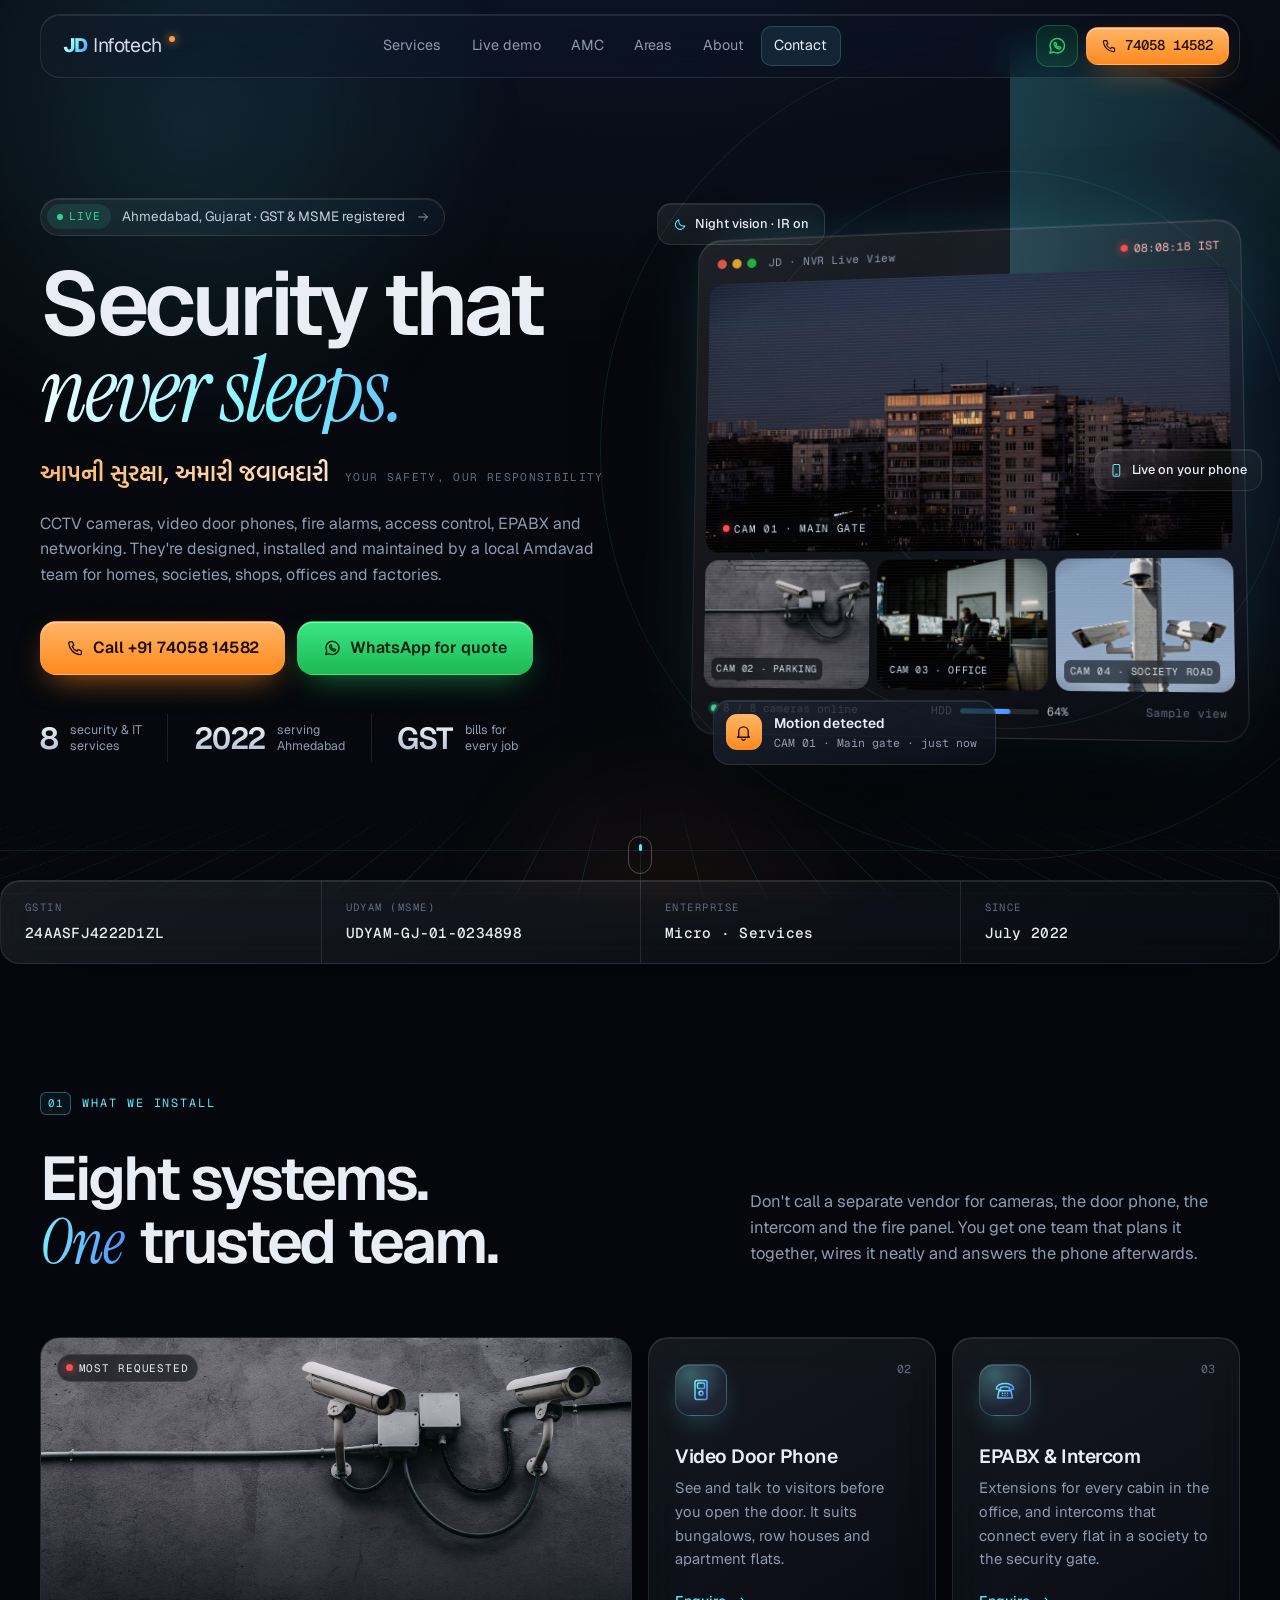
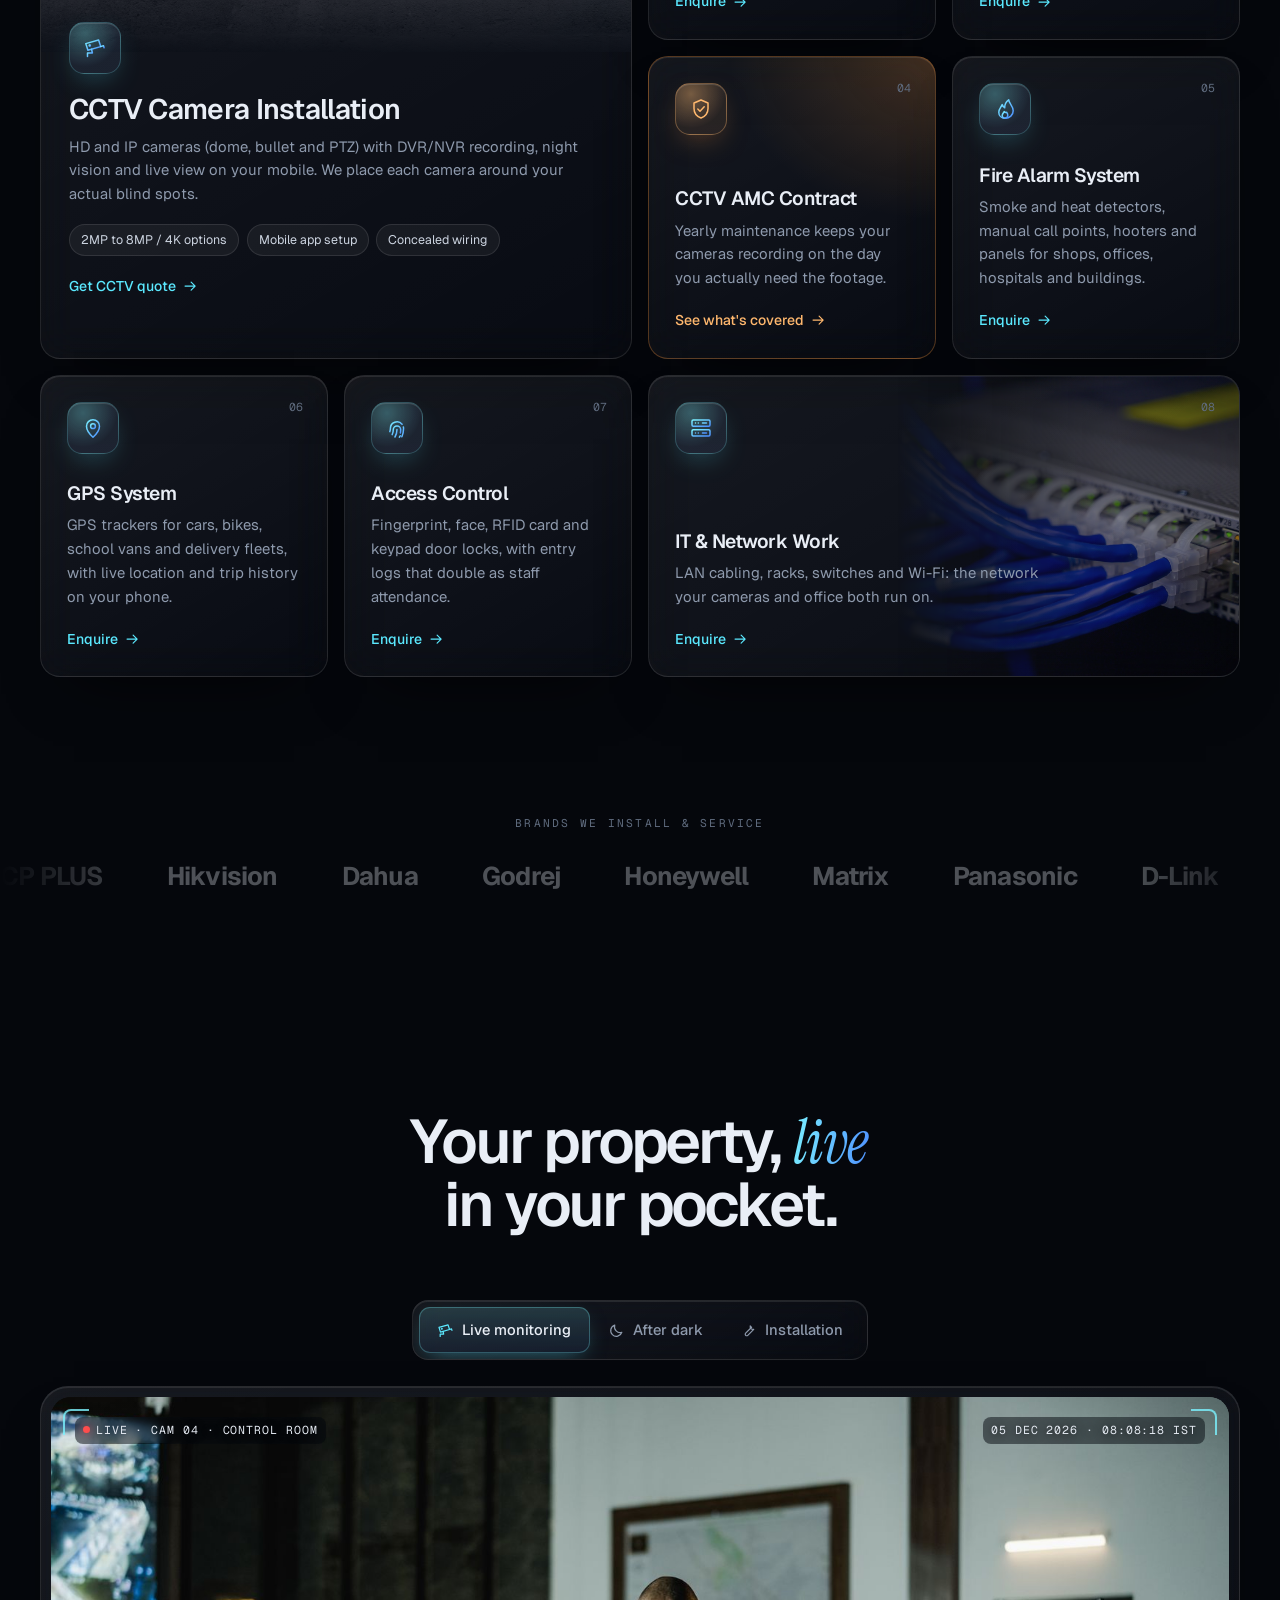
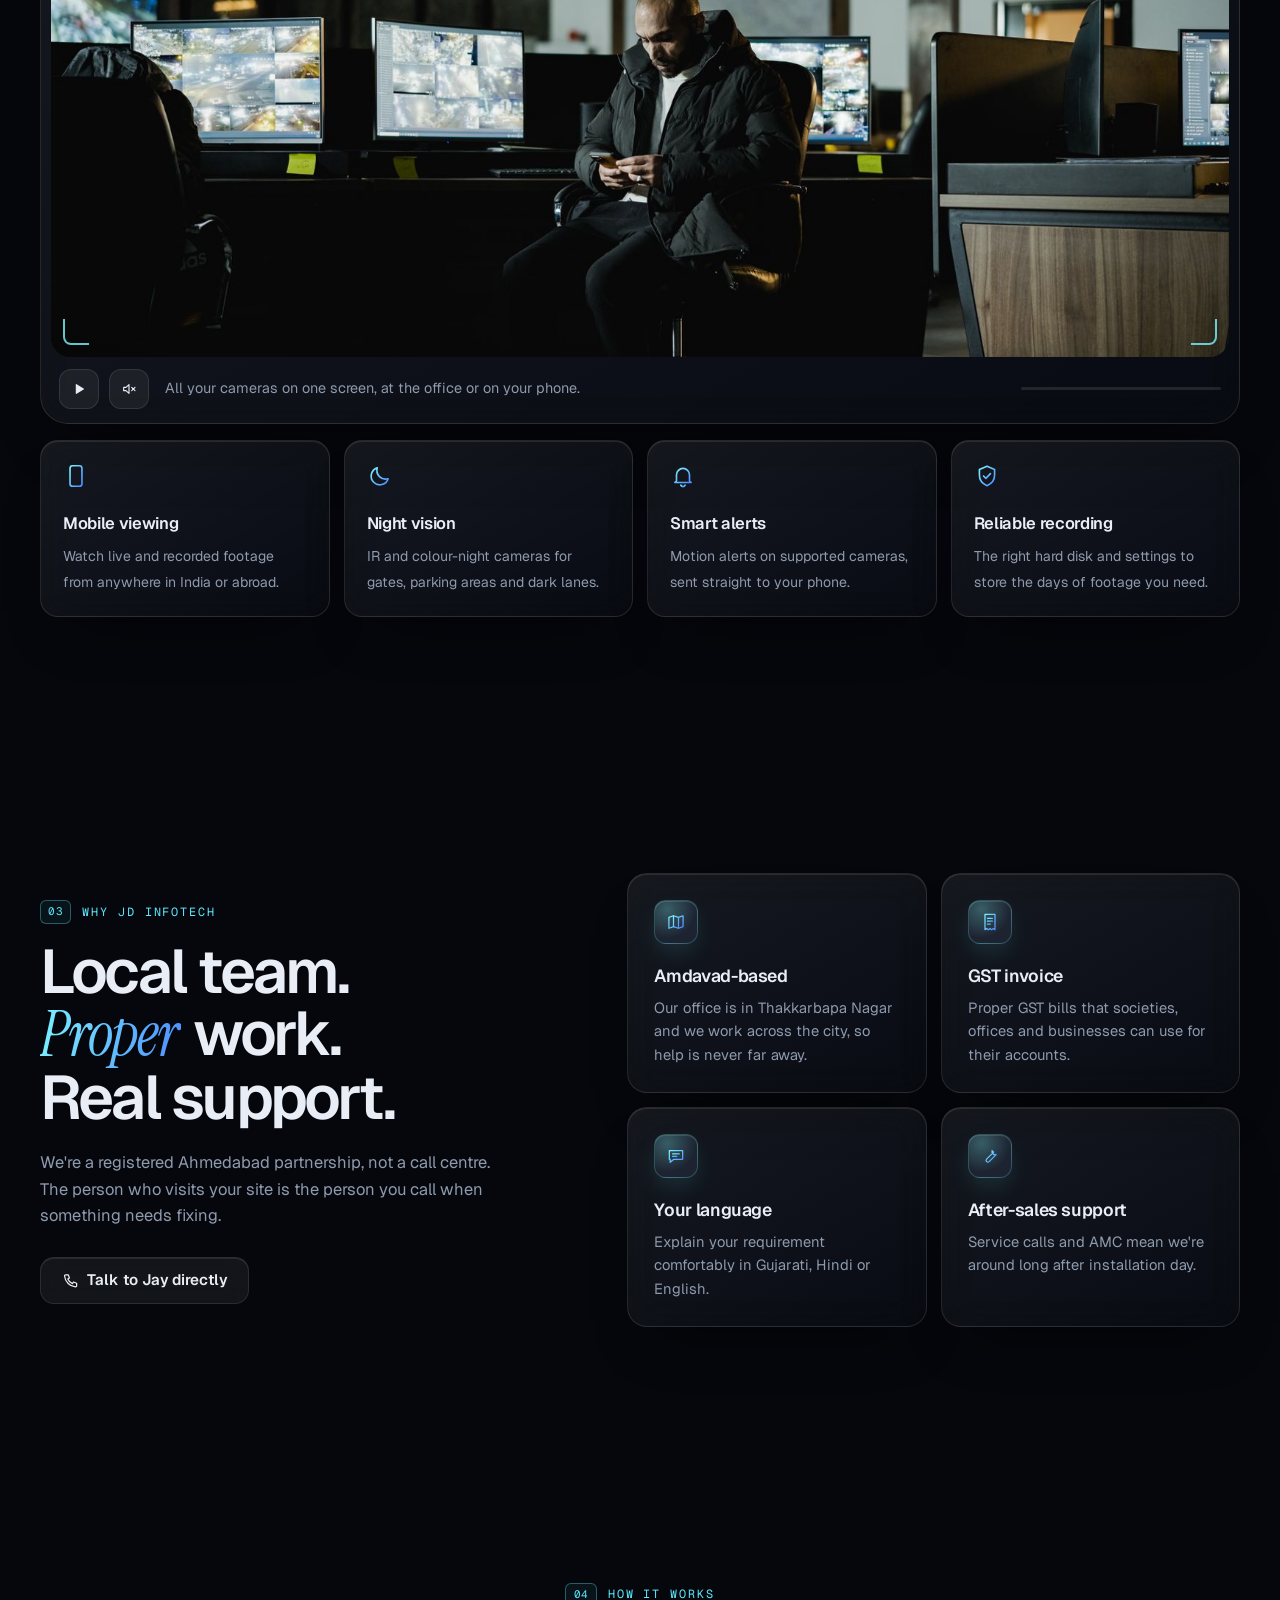
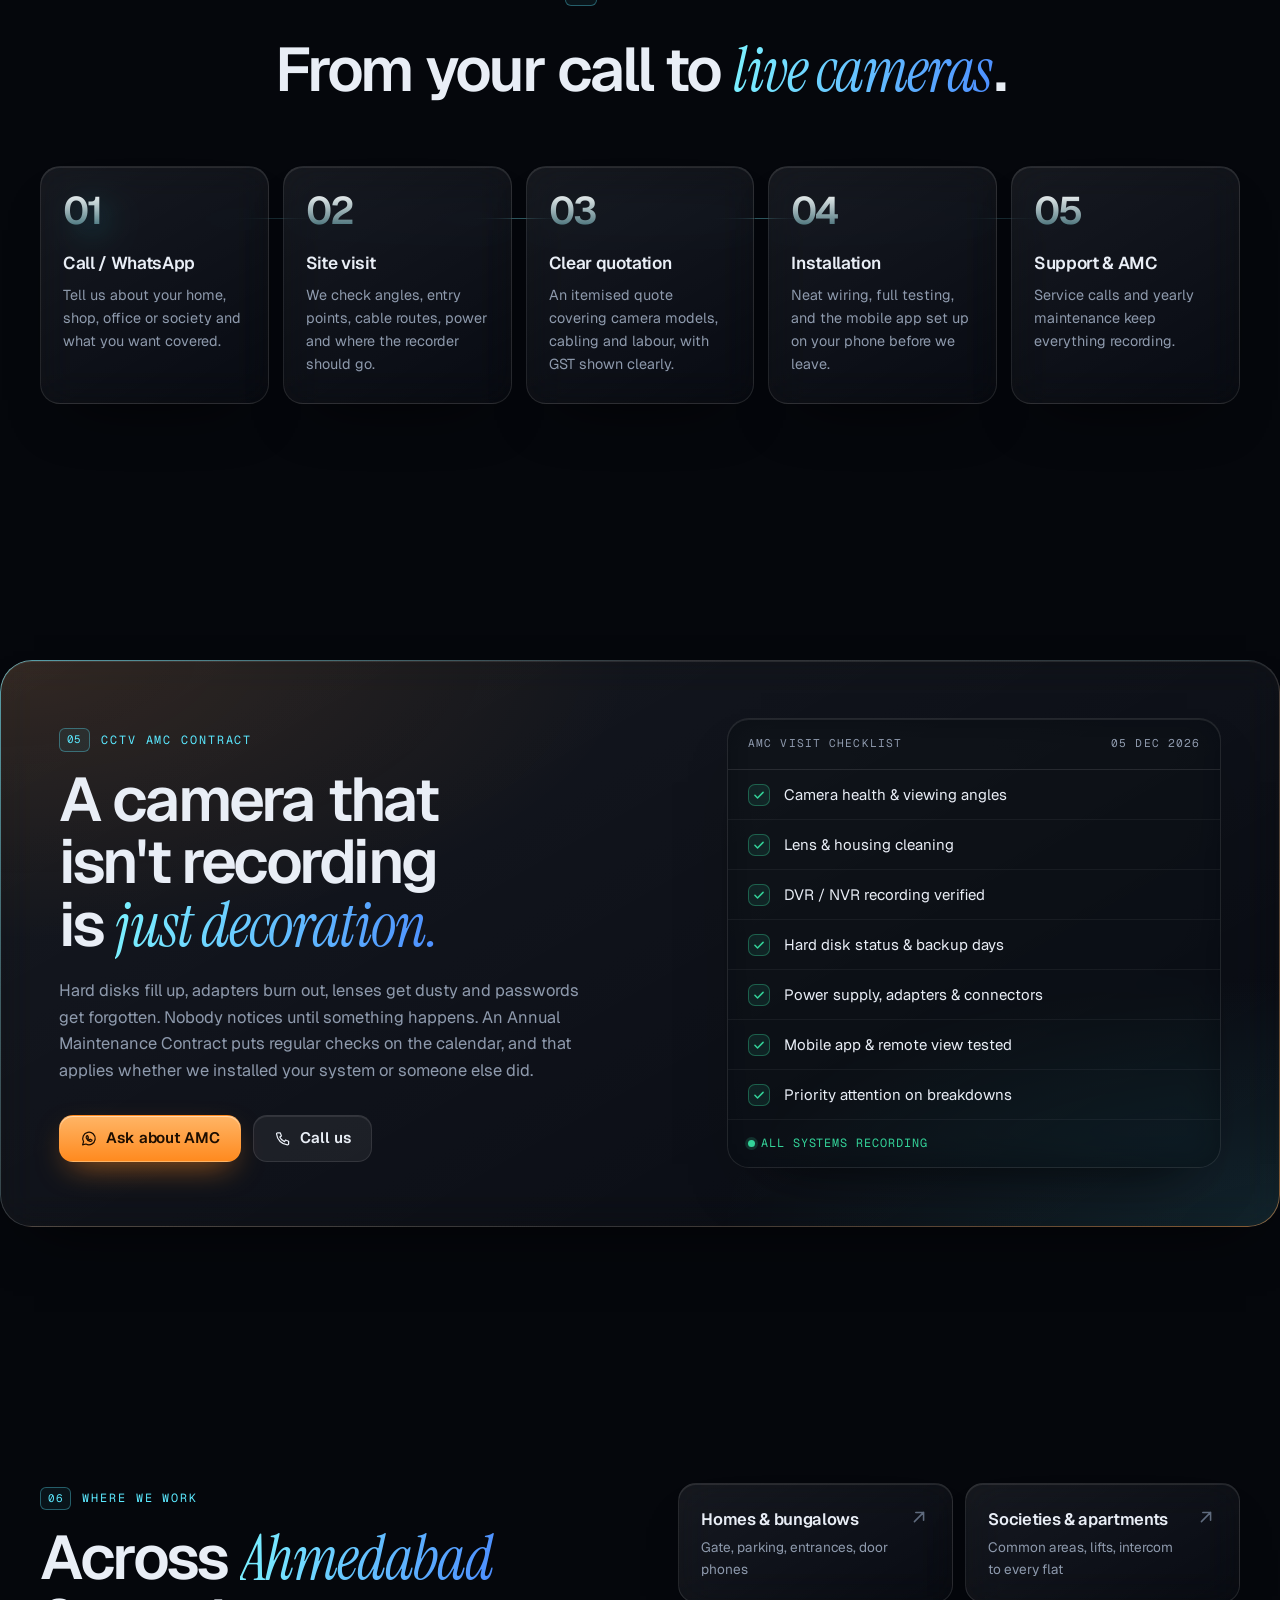
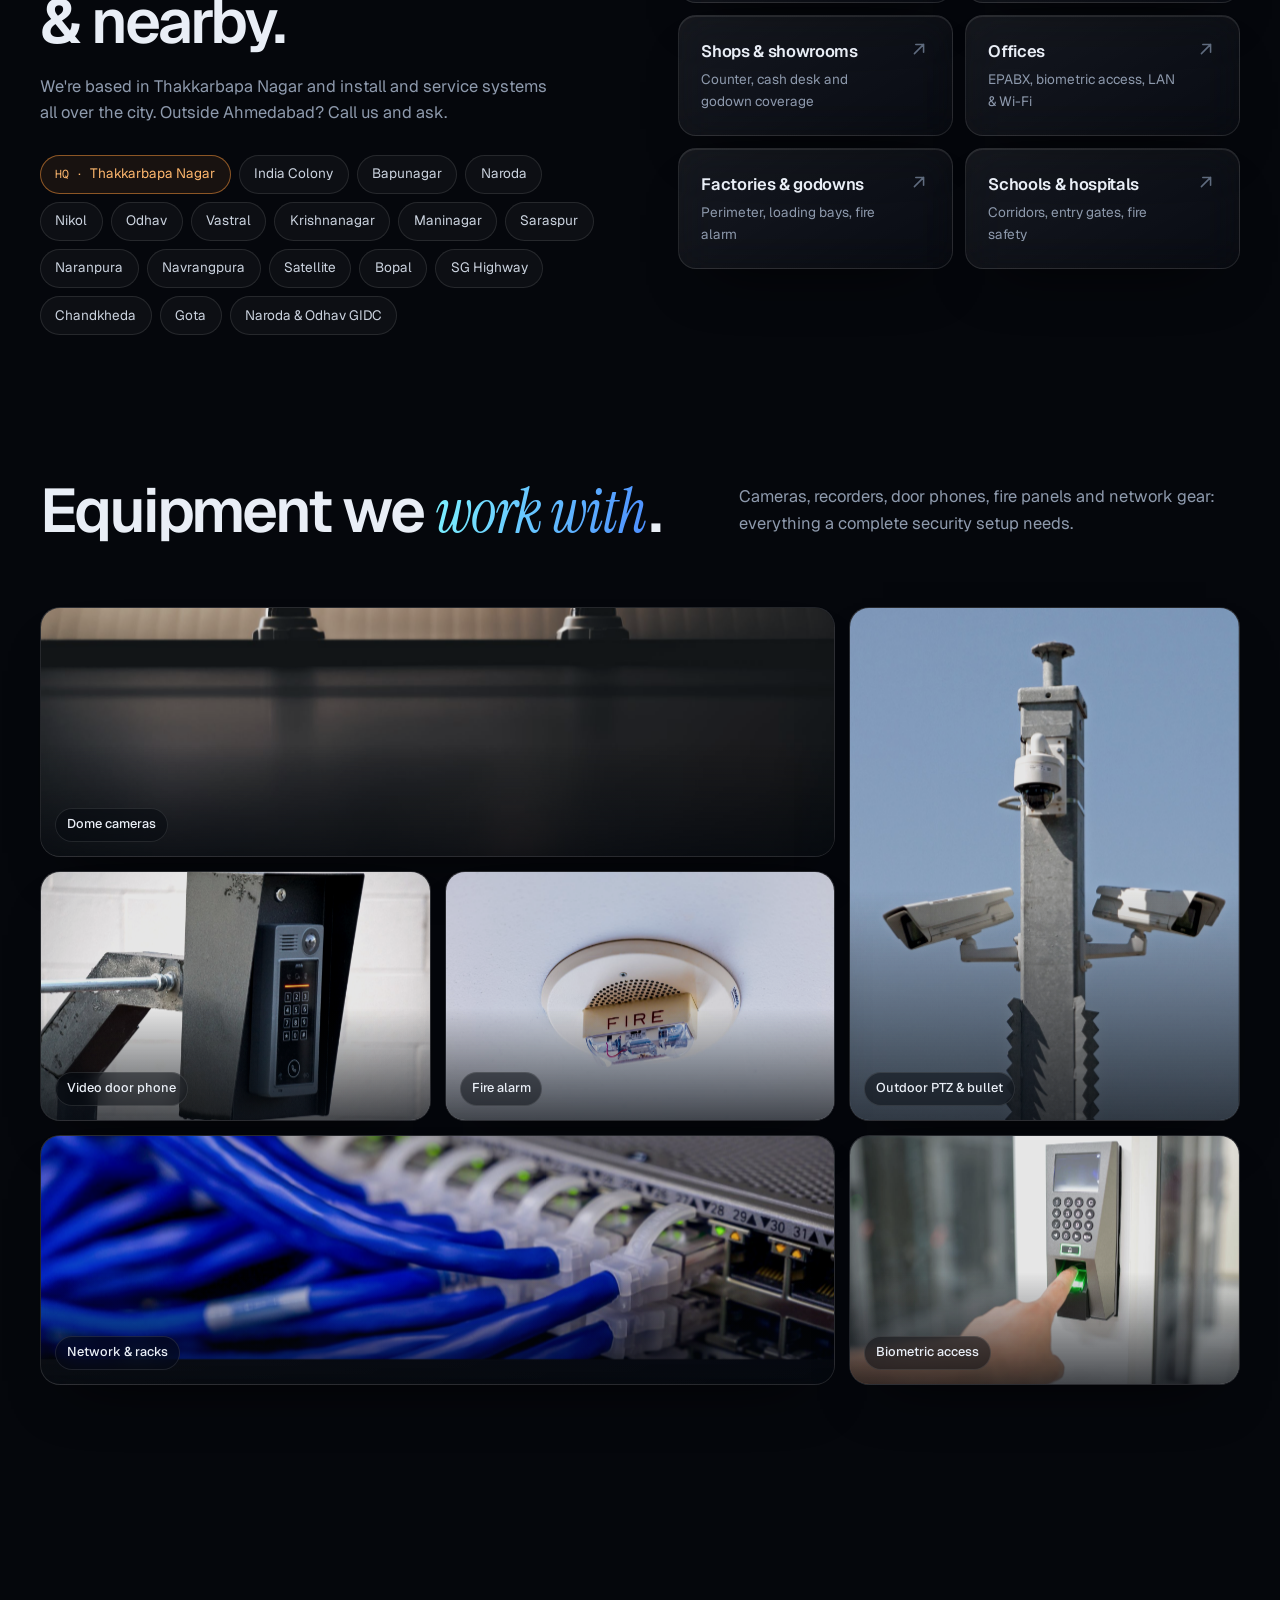
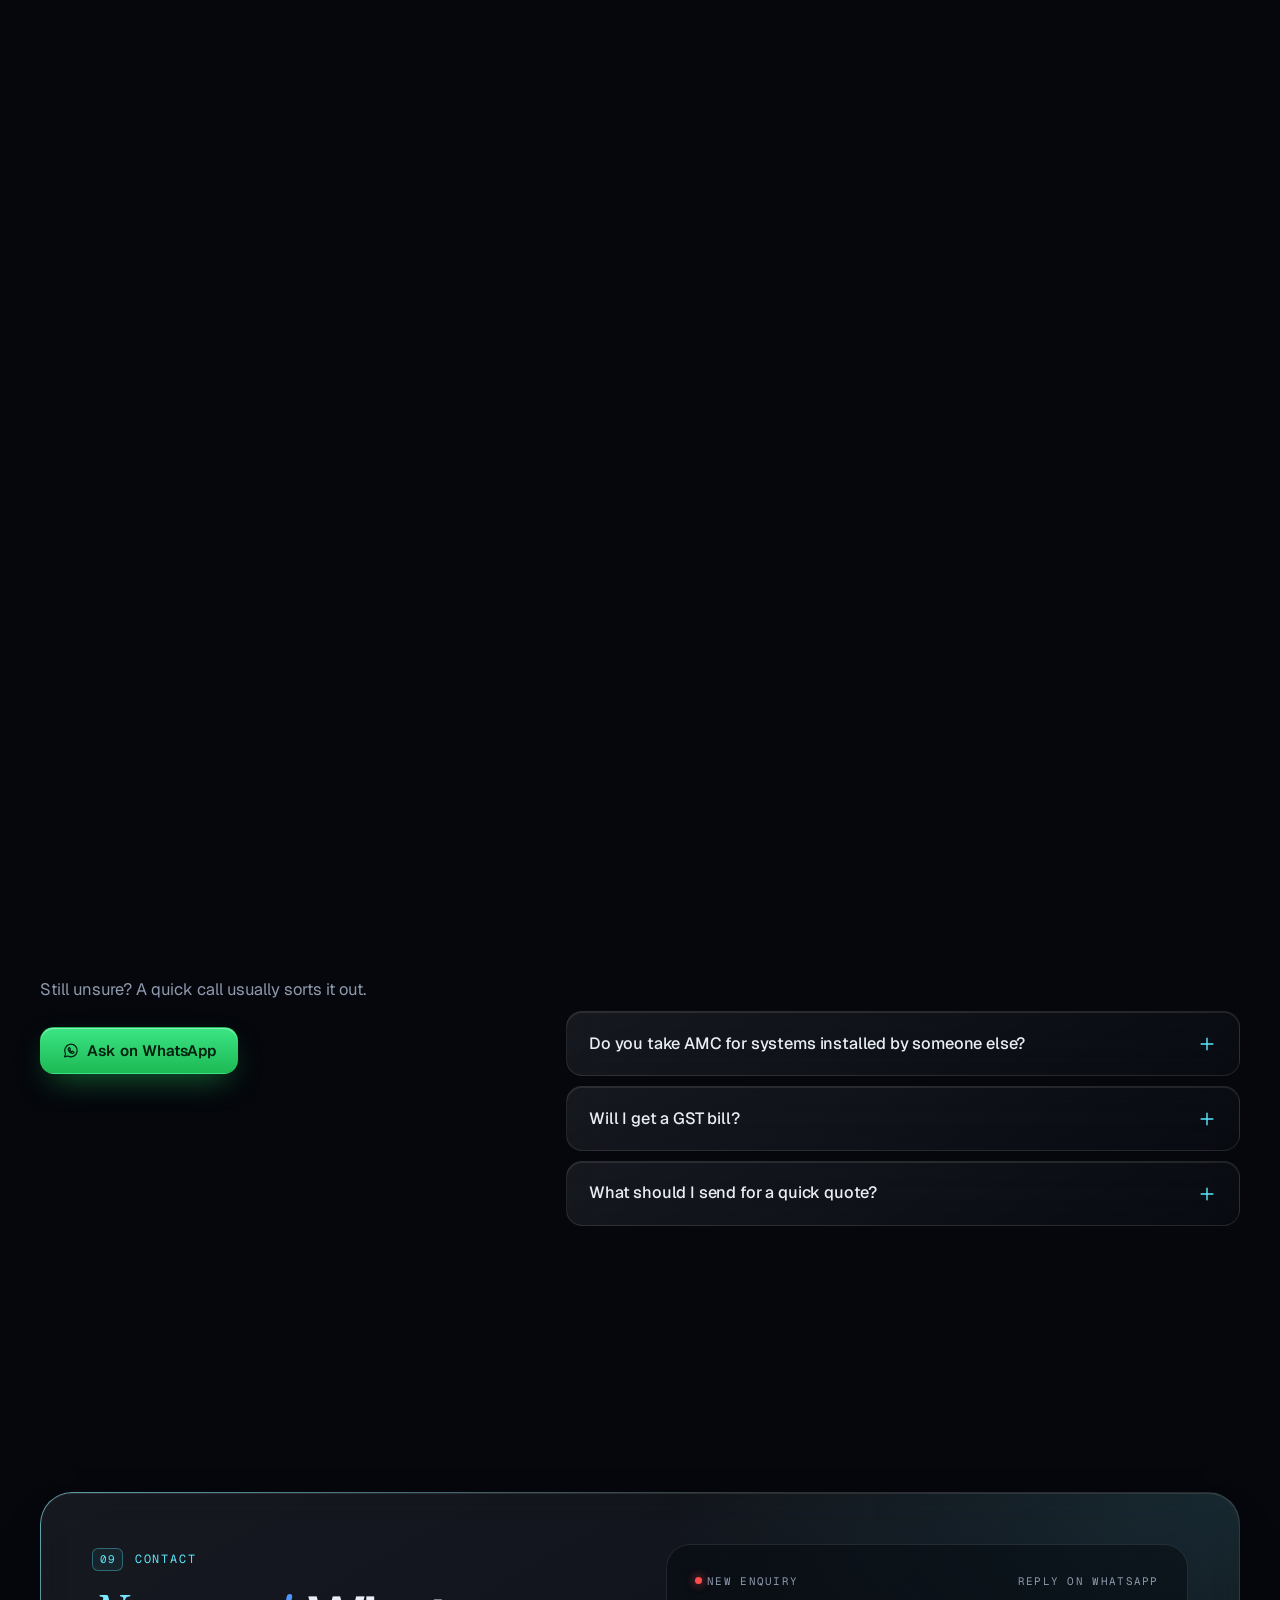
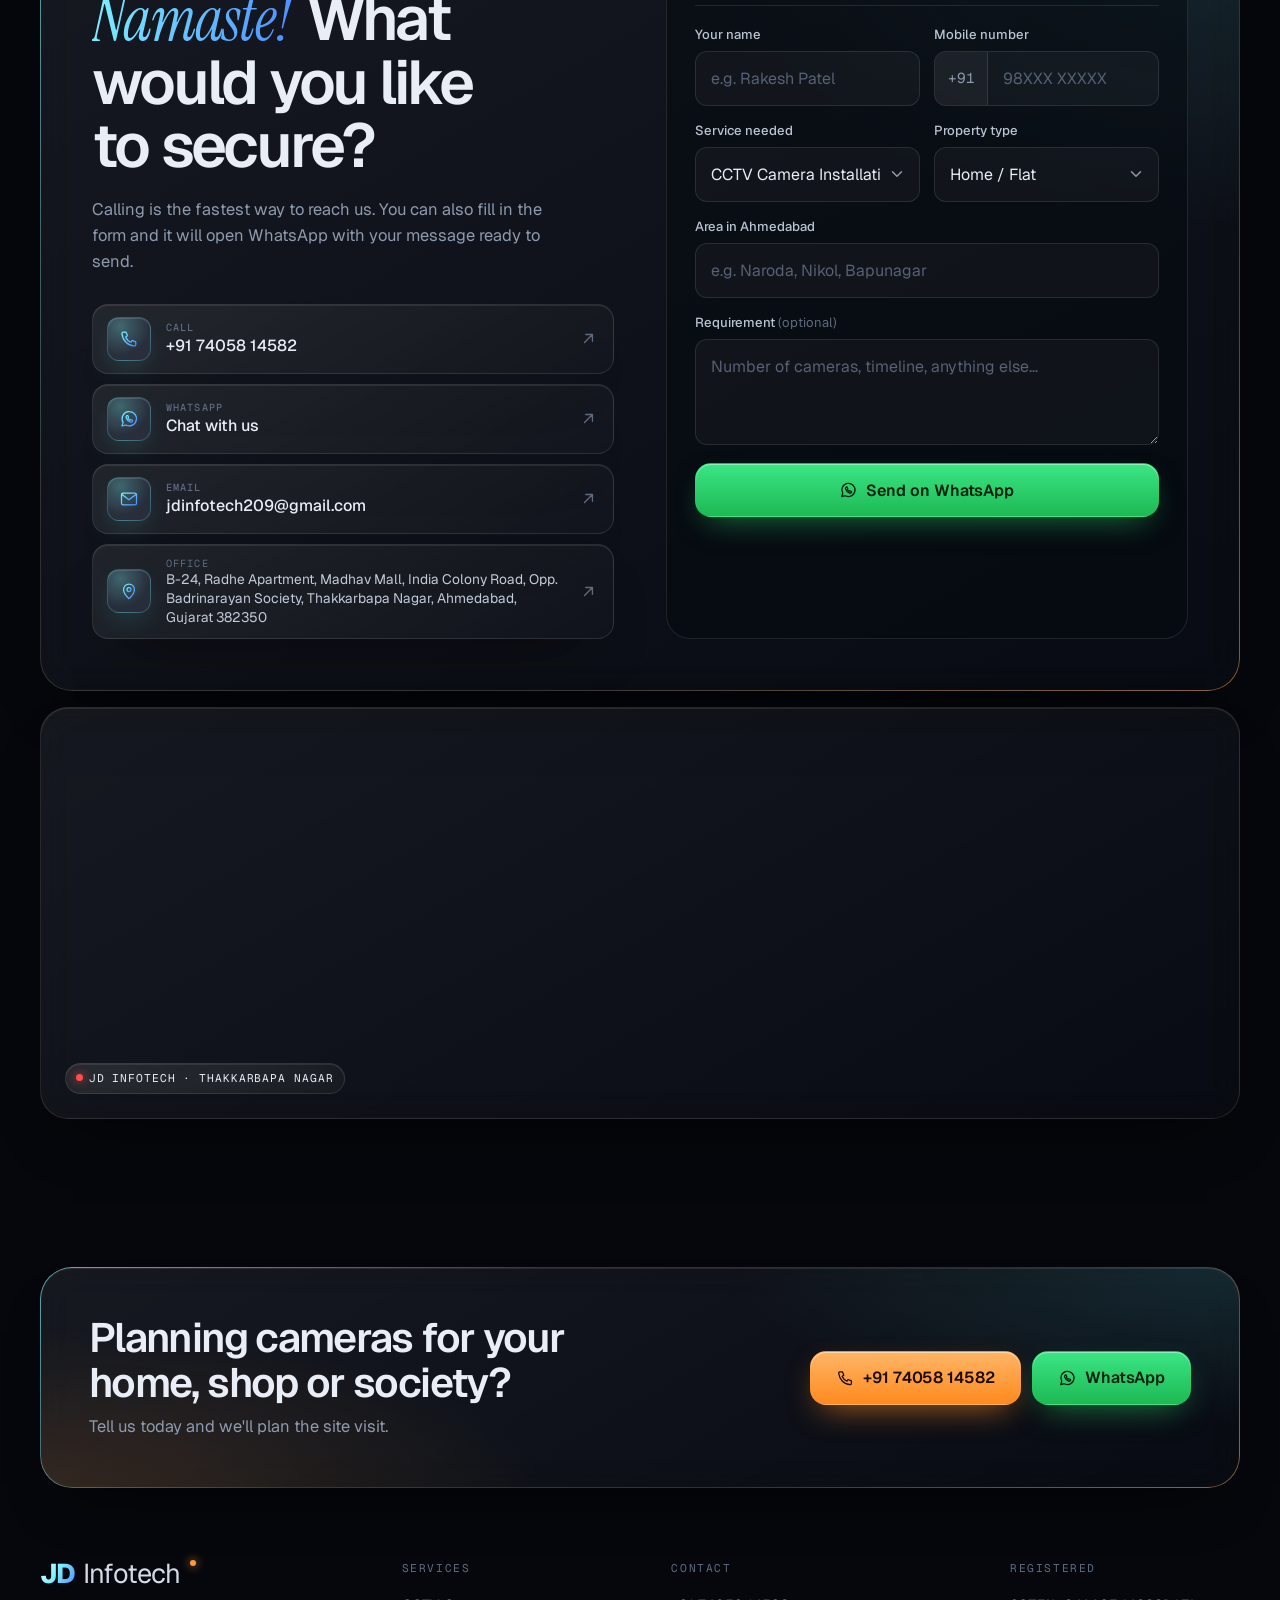
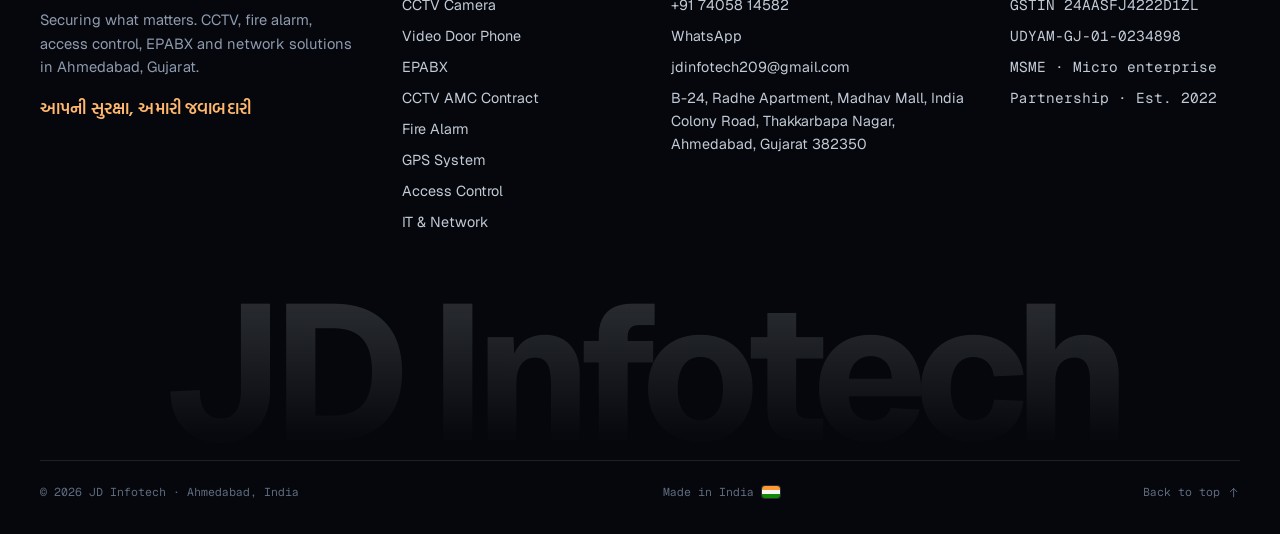
<file: index.html>
<!doctype html>
<html lang="en-IN">
<head>
  <meta charset="utf-8">
  <meta name="viewport" content="width=device-width, initial-scale=1, viewport-fit=cover">
  <title>JD Infotech — CCTV & Smart Security Solutions in Ahmedabad, Gujarat</title>
  <meta name="description" content="JD Infotech, Ahmedabad: CCTV camera installation, video door phones, EPABX, fire alarms, GPS trackers, access control, networking and CCTV AMC for homes, societies, shops and offices. Call +91 74058 14582.">
  <meta name="theme-color" content="#05070C">
  <meta name="geo.region" content="IN-GJ">
  <meta name="geo.placename" content="Ahmedabad">
  <link rel="canonical" href="https://jdinfotech.vercel.app/">

  <meta property="og:type" content="website">
  <meta property="og:title" content="JD Infotech: Security that never sleeps | Ahmedabad">
  <meta property="og:description" content="CCTV, fire alarms, access control, EPABX and networking, installed and maintained across Ahmedabad.">
  <meta property="og:image" content="assets/img/monitoring.jpg">
  <meta property="og:locale" content="en_IN">
  <meta name="twitter:card" content="summary_large_image">

  <link rel="icon" href="assets/img/favicon.svg" type="image/svg+xml">
  <link rel="manifest" href="site.webmanifest">

  <link rel="preconnect" href="https://fonts.googleapis.com">
  <link rel="preconnect" href="https://fonts.gstatic.com" crossorigin>
  <link href="https://fonts.googleapis.com/css2?family=Geist:wght@300..800&family=Geist+Mono:wght@400;500&family=Hind+Vadodara:wght@400;500;600&family=Instrument+Serif:ital@0;1&display=swap" rel="stylesheet">

  <link rel="stylesheet" href="assets/css/style.css">
  <script>document.documentElement.classList.add('js')</script>

  <script type="application/ld+json">
  {
    "@context": "https://schema.org",
    "@type": "LocalBusiness",
    "@id": "https://jdinfotech.vercel.app/#business",
    "name": "JD Infotech",
    "slogan": "Securing what matters",
    "image": "https://jdinfotech.vercel.app/assets/img/monitoring.jpg",
    "telephone": "+91-7405814582",
    "email": "jdinfotech209@gmail.com",
    "foundingDate": "2022-07-01",
    "taxID": "24AASFJ4222D1ZL",
    "currenciesAccepted": "INR",
    "address": {
      "@type": "PostalAddress",
      "streetAddress": "B-24, Radhe Apartment, Madhav Mall, India Colony Road, Opp. Badrinarayan Society, Thakkarbapa Nagar",
      "addressLocality": "Ahmedabad",
      "addressRegion": "Gujarat",
      "postalCode": "382350",
      "addressCountry": "IN"
    },
    "areaServed": { "@type": "City", "name": "Ahmedabad" },
    "founder": [
      { "@type": "Person", "name": "Jaykumar Dhakate" },
      { "@type": "Person", "name": "Vishal Sonkusare" }
    ],
    "knowsAbout": [
      "CCTV Camera Installation", "Video Door Phone", "EPABX & Intercom", "CCTV AMC Contract",
      "Fire Alarm System", "GPS Tracking System", "Access Control", "IT & Network Cabling"
    ]
  }
  </script>
</head>
<body>

<!-- Icon sprite -->
<svg width="0" height="0" style="position:absolute" aria-hidden="true" focusable="false">
  <defs>
    <linearGradient id="g-ic" x1="0" y1="0" x2="1" y2="1"><stop offset="0" stop-color="#7CF3FF"/><stop offset="1" stop-color="#4C8DFF"/></linearGradient>
    <symbol id="i-cctv" viewBox="0 0 24 24"><path d="M2.8 7.6 15.6 4l2.1 6.6-12.8 3.6z"/><path d="m17.7 10.6 2.8-.8.6 2"/><path d="M8.6 13.3 9.4 17H4.5v3.5"/><circle cx="6.8" cy="9.6" r=".6"/></symbol>
    <symbol id="i-door" viewBox="0 0 24 24"><rect x="6" y="2.5" width="12" height="19" rx="2"/><rect x="8.5" y="5" width="7" height="5.5" rx="1"/><circle cx="12" cy="15.2" r="2"/><path d="M10.4 18.8h3.2"/></symbol>
    <symbol id="i-epabx" viewBox="0 0 24 24"><path d="M3.5 10c0-2.4 3.8-4.5 8.5-4.5s8.5 2.1 8.5 4.5v1.2h-4.2V9.4A13 13 0 0 0 12 8.8c-1.5 0-3 .2-4.3.6v1.8H3.5z"/><path d="M6 12.8h12l1.4 7.2H4.6z"/><path d="M9.5 15.3h.01M12 15.3h.01M14.5 15.3h.01M9.5 17.6h.01M12 17.6h.01M14.5 17.6h.01"/></symbol>
    <symbol id="i-amc" viewBox="0 0 24 24"><path d="M12 3 19 6v5.4c0 4.4-2.9 7.9-7 9.6-4.1-1.7-7-5.2-7-9.6V6z"/><path d="m8.8 12 2.2 2.2 4.2-4.4"/></symbol>
    <symbol id="i-fire" viewBox="0 0 24 24"><path d="M12 21.2c-3.6 0-6.2-2.5-6.2-6 0-3.3 2.3-5 3.4-7.6.6 1.7 1.5 2.7 2.5 3.2-.2-3.3 1.4-6 4-8 0 3.2 4.5 6.1 4.5 11 0 4.4-3.5 7.4-8.2 7.4z"/><path d="M12 21.2c-1.6 0-2.8-1.1-2.8-2.7 0-1.7 1.4-2.5 2-3.9.9 1 1.7 1.2 2.4.6.8 1 1.2 2 1.2 3.1 0 1.7-1.2 2.9-2.8 2.9z"/></symbol>
    <symbol id="i-gps" viewBox="0 0 24 24"><path d="M12 21.2s-6.5-5.9-6.5-11a6.5 6.5 0 0 1 13 0c0 5.1-6.5 11-6.5 11z"/><circle cx="12" cy="10.2" r="2.4"/></symbol>
    <symbol id="i-access" viewBox="0 0 24 24"><path d="M7.2 18.6c.8-1.5 1.1-3.2 1.1-5a3.7 3.7 0 0 1 7.4 0c0 1.2-.1 2.3-.3 3.4"/><path d="M12 13.6c0 2.8-.7 5.3-2 7.4"/><path d="M4.8 15.6c.4-1 .6-2 .6-3.1a6.6 6.6 0 0 1 11.7-4.2"/><path d="M18.4 11c.1.5.2 1 .2 1.5 0 3-.6 5.8-1.7 8.2"/><path d="M15.3 19.8c-.3.5-.6 1-.9 1.4"/></symbol>
    <symbol id="i-network" viewBox="0 0 24 24"><rect x="3" y="4" width="18" height="6.2" rx="1.2"/><rect x="3" y="13.8" width="18" height="6.2" rx="1.2"/><path d="M6.5 7.1h.01M9.3 7.1h.01M6.5 16.9h.01M9.3 16.9h.01M13.5 7.1h4M13.5 16.9h4"/></symbol>
    <symbol id="i-phone" viewBox="0 0 24 24"><path d="M5.1 3.8h3.4l1.7 4.3-2.2 1.4a11.2 11.2 0 0 0 6.4 6.4l1.4-2.2 4.3 1.7v3.4a1.6 1.6 0 0 1-1.7 1.6C10.7 20 4.4 13.7 3.5 5.5a1.6 1.6 0 0 1 1.6-1.7z"/></symbol>
    <symbol id="i-wa" viewBox="0 0 24 24"><path d="M3.6 20.4 4.9 16A8.6 8.6 0 1 1 8.2 19.2z"/><path d="M9 8.3c.3-.4.6-.5 1-.5h.5l1 2.2-.7.9c.6 1.1 1.4 1.9 2.5 2.5l.9-.7 2.2 1v.5c0 .4-.1.7-.5 1-.7.5-1.7.6-2.6.3a7.8 7.8 0 0 1-4.6-4.6c-.3-.9-.2-1.8.3-2.6z"/></symbol>
    <symbol id="i-mail" viewBox="0 0 24 24"><rect x="3" y="5" width="18" height="14" rx="2"/><path d="m3.6 6.6 8.4 6.4 8.4-6.4"/></symbol>
    <symbol id="i-arrow" viewBox="0 0 24 24"><path d="M4.5 12h15M13.5 6l6 6-6 6"/></symbol>
    <symbol id="i-arrow-ur" viewBox="0 0 24 24"><path d="M7 17 17 7M8.5 7H17v8.5"/></symbol>
    <symbol id="i-play" viewBox="0 0 24 24"><path d="M8 5.5v13l10.5-6.5z" fill="currentColor"/></symbol>
    <symbol id="i-pause" viewBox="0 0 24 24"><path d="M7.5 5h3.2v14H7.5zM13.3 5h3.2v14h-3.2z" fill="currentColor" stroke="none"/></symbol>
    <symbol id="i-sound" viewBox="0 0 24 24"><path d="M4 9.5h3.5L12 5.5v13l-4.5-4H4z"/><path d="M15.5 9a4.2 4.2 0 0 1 0 6M18 6.5a7.8 7.8 0 0 1 0 11"/></symbol>
    <symbol id="i-mute" viewBox="0 0 24 24"><path d="M4 9.5h3.5L12 5.5v13l-4.5-4H4z"/><path d="m16 9.5 5 5M21 9.5l-5 5"/></symbol>
    <symbol id="i-check" viewBox="0 0 24 24"><path d="m5 12.5 4.5 4.5L19 7.5"/></symbol>
    <symbol id="i-plus" viewBox="0 0 24 24"><path d="M12 5v14M5 12h14"/></symbol>
    <symbol id="i-up" viewBox="0 0 24 24"><path d="M12 19.5v-15M6 10.5l6-6 6 6"/></symbol>
    <symbol id="i-moon" viewBox="0 0 24 24"><path d="M19.5 14.5A8 8 0 0 1 9.5 4.5a8 8 0 1 0 10 10z"/></symbol>
    <symbol id="i-mobile" viewBox="0 0 24 24"><rect x="6.5" y="2.5" width="11" height="19" rx="2.4"/><path d="M10.5 18.5h3"/></symbol>
    <symbol id="i-bell" viewBox="0 0 24 24"><path d="M6 16.5V11a6 6 0 0 1 12 0v5.5l1.5 1.5h-15z"/><path d="M10 20.5a2.2 2.2 0 0 0 4 0"/></symbol>
    <symbol id="i-bill" viewBox="0 0 24 24"><path d="M6 2.8h12v18.4l-2-1.4-2 1.4-2-1.4-2 1.4-2-1.4-2 1.4z"/><path d="M9 7.5h6M9 11h6M9 14.5h3.5"/></symbol>
    <symbol id="i-chat" viewBox="0 0 24 24"><path d="M4 5.5h16v10.5H9.5L5 19.5V16H4z"/><path d="M8 9.5h8M8 12.5h5"/></symbol>
    <symbol id="i-tool" viewBox="0 0 24 24"><path d="M14.5 5.5a4 4 0 0 0 4.9 4.9L11 18.8a2.1 2.1 0 1 1-3-3l8.4-8.4a4 4 0 0 1-1.9-1.9z"/></symbol>
    <symbol id="i-map" viewBox="0 0 24 24"><path d="M9 4.5 3.5 6.5v13l5.5-2 6 2 5.5-2v-13l-5.5 2z"/><path d="M9 4.5v13M15 6.5v13"/></symbol>
  </defs>
</svg>

<a class="skip" href="#main">Skip to content</a>

<!-- Ambient background -->
<div class="aurora" aria-hidden="true"><span class="a1"></span><span class="a2"></span><span class="a3"></span></div>
<div class="grain" aria-hidden="true"></div>
<div class="progress" aria-hidden="true"><span></span></div>

<!-- ============ HEADER ============ -->
<header class="hdr" id="top">
  <div class="hdr__bar glass">
    <a class="brand" href="#top" aria-label="JD Infotech — home">
      <span class="brand__jd">JD</span><span class="brand__rest">Infotech</span><i class="brand__dot" aria-hidden="true"></i>
    </a>

    <nav class="hdr__nav" aria-label="Primary">
      <a href="#services">Services</a>
      <a href="#live">Live demo</a>
      <a href="#amc">AMC</a>
      <a href="#areas">Areas</a>
      <a href="#about">About</a>
      <a href="#contact">Contact</a>
    </nav>

    <div class="hdr__cta">
      <a class="hdr__wa" href="https://wa.me/917405814582" target="_blank" rel="noopener" data-wa="a security / CCTV installation" aria-label="WhatsApp JD Infotech"><svg class="ic"><use href="#i-wa"/></svg></a>
      <a class="btn btn--saffron btn--sm" href="tel:+917405814582"><svg class="ic"><use href="#i-phone"/></svg><span class="hdr__num">74058 14582</span><span class="hdr__call">Call</span></a>
      <button class="burger" type="button" aria-expanded="false" aria-controls="menu" aria-label="Open menu"><span></span><span></span></button>
    </div>
  </div>

  <div class="menu" id="menu" aria-hidden="true">
    <nav class="menu__links" aria-label="Mobile">
      <a href="#services"><small>01</small>Services</a>
      <a href="#live"><small>02</small>Live demo</a>
      <a href="#amc"><small>03</small>AMC contract</a>
      <a href="#areas"><small>04</small>Areas we serve</a>
      <a href="#about"><small>05</small>About us</a>
      <a href="#contact"><small>06</small>Contact</a>
    </nav>
    <div class="menu__foot">
      <p class="guj">આપની સુરક્ષા, અમારી જવાબદારી</p>
      <a class="btn btn--saffron btn--block" href="tel:+917405814582"><svg class="ic"><use href="#i-phone"/></svg>Call +91 74058 14582</a>
      <a class="btn btn--glass btn--block" href="https://wa.me/917405814582" target="_blank" rel="noopener"><svg class="ic"><use href="#i-wa"/></svg>WhatsApp us</a>
    </div>
  </div>
</header>

<main id="main">

<!-- ============ HERO ============ -->
<section class="hero" aria-label="Introduction">
  <div class="hero__floor" aria-hidden="true"></div>
  <div class="radar" aria-hidden="true"><i></i><i></i><i></i><b></b></div>

  <div class="wrap hero__in">
    <div class="hero__copy">
      <a class="pill glass" href="#about" data-reveal>
        <span class="pill__live"><i></i>Live</span>
        <span>Ahmedabad, Gujarat · GST &amp; MSME registered</span>
        <svg class="ic"><use href="#i-arrow"/></svg>
      </a>

      <h1 class="hero__title">
        <span class="line"><span>Security that</span></span>
        <span class="line"><span class="grad">never sleeps.</span></span>
      </h1>

      <p class="hero__guj" data-reveal><span lang="gu">આપની સુરક્ષા, અમારી જવાબદારી</span><small>Your safety, our responsibility</small></p>

      <p class="hero__lead" data-reveal>CCTV cameras, video door phones, fire alarms, access control, EPABX and networking. They're designed, installed and maintained by a local Amdavad team for homes, societies, shops, offices and factories.</p>

      <div class="hero__actions" data-reveal>
        <a class="btn btn--saffron btn--lg" href="tel:+917405814582"><svg class="ic"><use href="#i-phone"/></svg>Call +91 74058 14582</a>
        <a class="btn btn--wa btn--lg" data-wa="a CCTV / security installation" href="https://wa.me/917405814582" target="_blank" rel="noopener"><svg class="ic"><use href="#i-wa"/></svg>WhatsApp for quote</a>
      </div>

      <ul class="hero__meta" data-reveal>
        <li><b data-count="8">8</b><span>security &amp; IT<br>services</span></li>
        <li><b>2022</b><span>serving<br>Ahmedabad</span></li>
        <li><b>GST</b><span>bills for<br>every job</span></li>
      </ul>
    </div>

    <!-- Live console mock -->
    <div class="console-wrap" data-reveal>
      <div class="console glass" data-tilt>
        <div class="console__top">
          <span class="dots"><i></i><i></i><i></i></span>
          <span class="console__title">JD&nbsp;·&nbsp;NVR Live View</span>
          <span class="console__rec"><i class="rec"></i><span data-clock-short>00:00:00</span></span>
        </div>
        <div class="feeds">
          <figure class="feed feed--main">
            <video class="feed__v" autoplay muted loop playsinline preload="metadata" poster="assets/img/city-dusk.jpg" aria-hidden="true">
              <source src="assets/video/hero.mp4" type="video/mp4">
            </video>
            <figcaption><i class="rec"></i>CAM 01 · Main gate</figcaption>
          </figure>
          <figure class="feed"><img src="assets/img/cctv.jpg" alt="" width="1600" height="1067"><figcaption>CAM 02 · Parking</figcaption></figure>
          <figure class="feed"><img src="assets/img/monitoring.jpg" alt="" width="1600" height="1067"><figcaption>CAM 03 · Office</figcaption></figure>
          <figure class="feed"><img src="assets/img/cams-pole.jpg" alt="" width="1600" height="2400"><figcaption>CAM 04 · Society road</figcaption></figure>
        </div>
        <div class="console__foot">
          <span><i class="ok"></i>8 / 8 cameras online</span>
          <span class="store"><span>HDD</span><b><i style="width:64%"></i></b><span>64%</span></span>
          <span class="muted">Sample view</span>
        </div>
      </div>

      <div class="chip chip--a glass" aria-hidden="true"><svg class="ic"><use href="#i-moon"/></svg>Night vision · IR on</div>
      <div class="chip chip--b glass" aria-hidden="true"><svg class="ic"><use href="#i-mobile"/></svg>Live on your phone</div>
      <div class="toast glass" aria-hidden="true">
        <span class="toast__ic"><svg class="ic"><use href="#i-bell"/></svg></span>
        <span><b>Motion detected</b><small data-toast>CAM 01 · Main gate · just now</small></span>
      </div>
    </div>
  </div>

  <a class="hero__scroll" href="#services" aria-label="Scroll to services"><span></span></a>
</section>

<!-- ============ TRUST STRIP ============ -->
<div class="strip" aria-label="Registrations">
  <div class="wrap strip__in glass">
    <div><small>GSTIN</small><b>24AASFJ4222D1ZL</b></div>
    <div><small>Udyam (MSME)</small><b>UDYAM-GJ-01-0234898</b></div>
    <div><small>Enterprise</small><b>Micro · Services</b></div>
    <div><small>Since</small><b>July 2022</b></div>
  </div>
</div>

<!-- ============ SERVICES ============ -->
<section class="section" id="services">
  <div class="wrap">
    <header class="shead">
      <p class="kicker" data-reveal><span>01</span>What we install</p>
      <h2 class="h2" data-reveal>Eight systems. <span class="serif">One</span> trusted team.</h2>
      <p class="shead__p" data-reveal>Don't call a separate vendor for cameras, the door phone, the intercom and the fire panel. You get one team that plans it together, wires it neatly and answers the phone afterwards.</p>
    </header>

    <div class="svc">
      <article class="card card--feature glass" data-reveal data-spot>
        <div class="card__media"><img src="assets/img/cctv.jpg" alt="Outdoor CCTV bullet cameras on a wall" width="1600" height="1067" loading="lazy"><span class="tag"><i class="rec"></i>Most requested</span></div>
        <div class="card__body">
          <span class="orb"><svg class="ic ic--g"><use href="#i-cctv"/></svg></span>
          <h3>CCTV Camera Installation</h3>
          <p>HD and IP cameras (dome, bullet and PTZ) with DVR/NVR recording, night vision and live view on your mobile. We place each camera around your actual blind spots.</p>
          <ul class="ticks"><li>2MP to 8MP / 4K options</li><li>Mobile app setup</li><li>Concealed wiring</li></ul>
          <a class="card__link" data-wa="CCTV camera installation" href="https://wa.me/917405814582" target="_blank" rel="noopener">Get CCTV quote <svg class="ic"><use href="#i-arrow"/></svg></a>
        </div>
      </article>

      <article class="card glass" data-reveal data-spot>
        <span class="card__no">02</span>
        <span class="orb"><svg class="ic ic--g"><use href="#i-door"/></svg></span>
        <h3>Video Door Phone</h3>
        <p>See and talk to visitors before you open the door. It suits bungalows, row houses and apartment flats.</p>
        <a class="card__link" data-wa="a video door phone" href="https://wa.me/917405814582" target="_blank" rel="noopener">Enquire <svg class="ic"><use href="#i-arrow"/></svg></a>
      </article>

      <article class="card glass" data-reveal data-spot>
        <span class="card__no">03</span>
        <span class="orb"><svg class="ic ic--g"><use href="#i-epabx"/></svg></span>
        <h3>EPABX &amp; Intercom</h3>
        <p>Extensions for every cabin in the office, and intercoms that connect every flat in a society to the security gate.</p>
        <a class="card__link" data-wa="an EPABX / intercom system" href="https://wa.me/917405814582" target="_blank" rel="noopener">Enquire <svg class="ic"><use href="#i-arrow"/></svg></a>
      </article>

      <article class="card card--accent glass" data-reveal data-spot>
        <span class="card__no">04</span>
        <span class="orb"><svg class="ic ic--g"><use href="#i-amc"/></svg></span>
        <h3>CCTV AMC Contract</h3>
        <p>Yearly maintenance keeps your cameras recording on the day you actually need the footage.</p>
        <a class="card__link" href="#amc">See what's covered <svg class="ic"><use href="#i-arrow"/></svg></a>
      </article>

      <article class="card glass" data-reveal data-spot>
        <span class="card__no">05</span>
        <span class="orb"><svg class="ic ic--g"><use href="#i-fire"/></svg></span>
        <h3>Fire Alarm System</h3>
        <p>Smoke and heat detectors, manual call points, hooters and panels for shops, offices, hospitals and buildings.</p>
        <a class="card__link" data-wa="a fire alarm system" href="https://wa.me/917405814582" target="_blank" rel="noopener">Enquire <svg class="ic"><use href="#i-arrow"/></svg></a>
      </article>

      <article class="card glass" data-reveal data-spot>
        <span class="card__no">06</span>
        <span class="orb"><svg class="ic ic--g"><use href="#i-gps"/></svg></span>
        <h3>GPS System</h3>
        <p>GPS trackers for cars, bikes, school vans and delivery fleets, with live location and trip history on your phone.</p>
        <a class="card__link" data-wa="a GPS tracking system" href="https://wa.me/917405814582" target="_blank" rel="noopener">Enquire <svg class="ic"><use href="#i-arrow"/></svg></a>
      </article>

      <article class="card glass" data-reveal data-spot>
        <span class="card__no">07</span>
        <span class="orb"><svg class="ic ic--g"><use href="#i-access"/></svg></span>
        <h3>Access Control</h3>
        <p>Fingerprint, face, RFID card and keypad door locks, with entry logs that double as staff attendance.</p>
        <a class="card__link" data-wa="an access control / biometric system" href="https://wa.me/917405814582" target="_blank" rel="noopener">Enquire <svg class="ic"><use href="#i-arrow"/></svg></a>
      </article>

      <article class="card card--wide glass" data-reveal data-spot>
        <img class="card__bg" src="assets/img/network.jpg" alt="" width="1600" height="1065" loading="lazy">
        <span class="card__no">08</span>
        <span class="orb"><svg class="ic ic--g"><use href="#i-network"/></svg></span>
        <h3>IT &amp; Network Work</h3>
        <p>LAN cabling, racks, switches and Wi-Fi: the network your cameras and office both run on.</p>
        <a class="card__link" data-wa="IT / network cabling work" href="https://wa.me/917405814582" target="_blank" rel="noopener">Enquire <svg class="ic"><use href="#i-arrow"/></svg></a>
      </article>
    </div>
  </div>
</section>

<!-- ============ BRANDS ============ -->
<div class="brands" aria-label="Brands we work with">
  <p class="brands__k">Brands we install &amp; service</p>
  <div class="brands__mask">
    <div class="brands__track">
      <span>CP PLUS</span><span>Hikvision</span><span>Dahua</span><span>Godrej</span><span>Honeywell</span><span>Matrix</span><span>Panasonic</span><span>D-Link</span><span>TP-Link</span><span>Seagate</span>
      <span>CP PLUS</span><span>Hikvision</span><span>Dahua</span><span>Godrej</span><span>Honeywell</span><span>Matrix</span><span>Panasonic</span><span>D-Link</span><span>TP-Link</span><span>Seagate</span>
    </div>
  </div>
</div>

<!-- ============ LIVE / VIDEO ============ -->
<section class="section live" id="live">
  <div class="wrap">
    <header class="shead shead--center">
      <p class="kicker" data-reveal><span>02</span>See it in action</p>
      <h2 class="h2" data-reveal>Your property, <span class="serif">live</span> in your pocket.</h2>
    </header>

    <div class="seg glass" role="tablist" aria-label="Showcase videos" data-reveal>
      <button class="seg__b is-active" role="tab" aria-selected="true" data-src="assets/video/monitoring.mp4" data-poster="assets/img/monitoring.jpg" data-cam="CAM 04 · CONTROL ROOM" data-desc="All your cameras on one screen, at the office or on your phone."><svg class="ic"><use href="#i-cctv"/></svg>Live monitoring</button>
      <button class="seg__b" role="tab" aria-selected="false" data-src="assets/video/night.mp4" data-poster="assets/img/city-dusk.jpg" data-cam="CAM 07 · NIGHT MODE" data-desc="Cameras that keep seeing clearly after the lights go off."><svg class="ic"><use href="#i-moon"/></svg>After dark</button>
      <button class="seg__b" role="tab" aria-selected="false" data-src="assets/video/install.mp4" data-poster="assets/img/install.jpg" data-cam="CAM 09 · ON SITE" data-desc="Neat cable routing, testing and a proper handover."><svg class="ic"><use href="#i-tool"/></svg>Installation</button>
      <span class="seg__glow" aria-hidden="true"></span>
    </div>

    <div class="player glass" data-reveal>
      <div class="player__screen">
        <video class="player__video" muted loop playsinline preload="none" poster="assets/img/monitoring.jpg"></video>
        <div class="player__hud" aria-hidden="true">
          <span class="hud-tl"><i class="rec"></i>LIVE · <span data-cam-label>CAM 04 · CONTROL ROOM</span></span>
          <span class="hud-tr" data-clock></span>
          <span class="corner c1"></span><span class="corner c2"></span><span class="corner c3"></span><span class="corner c4"></span>
          <span class="scanline"></span>
        </div>
      </div>
      <div class="player__bar">
        <button class="pbtn" type="button" data-play aria-label="Pause video"><svg class="ic"><use href="#i-pause"/></svg></button>
        <button class="pbtn" type="button" data-mute aria-label="Unmute video"><svg class="ic"><use href="#i-mute"/></svg></button>
        <p class="player__desc" data-desc>All your cameras on one screen, at the office or on your phone.</p>
        <span class="player__prog"><span data-progress></span></span>
      </div>
    </div>

    <ul class="feats">
      <li class="feat glass" data-reveal><svg class="ic ic--g"><use href="#i-mobile"/></svg><b>Mobile viewing</b><span>Watch live and recorded footage from anywhere in India or abroad.</span></li>
      <li class="feat glass" data-reveal><svg class="ic ic--g"><use href="#i-moon"/></svg><b>Night vision</b><span>IR and colour-night cameras for gates, parking areas and dark lanes.</span></li>
      <li class="feat glass" data-reveal><svg class="ic ic--g"><use href="#i-bell"/></svg><b>Smart alerts</b><span>Motion alerts on supported cameras, sent straight to your phone.</span></li>
      <li class="feat glass" data-reveal><svg class="ic ic--g"><use href="#i-amc"/></svg><b>Reliable recording</b><span>The right hard disk and settings to store the days of footage you need.</span></li>
    </ul>
  </div>
</section>

<!-- ============ WHY ============ -->
<section class="section why" id="why">
  <div class="wrap why__in">
    <div class="why__copy">
      <p class="kicker" data-reveal><span>03</span>Why JD Infotech</p>
      <h2 class="h2" data-reveal>Local team. <span class="serif">Proper</span> work. Real support.</h2>
      <p class="muted" data-reveal>We're a registered Ahmedabad partnership, not a call centre. The person who visits your site is the person you call when something needs fixing.</p>
      <a class="btn btn--glass" href="tel:+917405814582" data-reveal><svg class="ic"><use href="#i-phone"/></svg>Talk to Jay directly</a>
    </div>
    <div class="why__grid">
      <div class="why__c glass" data-reveal data-spot><span class="orb orb--sm"><svg class="ic ic--g"><use href="#i-map"/></svg></span><b>Amdavad-based</b><p>Our office is in Thakkarbapa Nagar and we work across the city, so help is never far away.</p></div>
      <div class="why__c glass" data-reveal data-spot><span class="orb orb--sm"><svg class="ic ic--g"><use href="#i-bill"/></svg></span><b>GST invoice</b><p>Proper GST bills that societies, offices and businesses can use for their accounts.</p></div>
      <div class="why__c glass" data-reveal data-spot><span class="orb orb--sm"><svg class="ic ic--g"><use href="#i-chat"/></svg></span><b>Your language</b><p>Explain your requirement comfortably in Gujarati, Hindi or English.</p></div>
      <div class="why__c glass" data-reveal data-spot><span class="orb orb--sm"><svg class="ic ic--g"><use href="#i-tool"/></svg></span><b>After-sales support</b><p>Service calls and AMC mean we're around long after installation day.</p></div>
    </div>
  </div>
</section>

<!-- ============ PROCESS ============ -->
<section class="section process" id="process">
  <div class="wrap">
    <header class="shead shead--center">
      <p class="kicker" data-reveal><span>04</span>How it works</p>
      <h2 class="h2" data-reveal>From your call to <span class="serif">live cameras</span>.</h2>
    </header>
    <ol class="steps">
      <li class="step glass" data-reveal><span class="step__n">01</span><h3>Call / WhatsApp</h3><p>Tell us about your home, shop, office or society and what you want covered.</p></li>
      <li class="step glass" data-reveal><span class="step__n">02</span><h3>Site visit</h3><p>We check angles, entry points, cable routes, power and where the recorder should go.</p></li>
      <li class="step glass" data-reveal><span class="step__n">03</span><h3>Clear quotation</h3><p>An itemised quote covering camera models, cabling and labour, with GST shown clearly.</p></li>
      <li class="step glass" data-reveal><span class="step__n">04</span><h3>Installation</h3><p>Neat wiring, full testing, and the mobile app set up on your phone before we leave.</p></li>
      <li class="step glass" data-reveal><span class="step__n">05</span><h3>Support &amp; AMC</h3><p>Service calls and yearly maintenance keep everything recording.</p></li>
    </ol>
  </div>
</section>

<!-- ============ AMC ============ -->
<section class="section amc" id="amc">
  <div class="wrap amc__in glass glass--hi">
    <div class="amc__copy">
      <p class="kicker" data-reveal><span>05</span>CCTV AMC contract</p>
      <h2 class="h2" data-reveal>A camera that isn't recording is <span class="serif">just decoration.</span></h2>
      <p class="muted" data-reveal>Hard disks fill up, adapters burn out, lenses get dusty and passwords get forgotten. Nobody notices until something happens. An Annual Maintenance Contract puts regular checks on the calendar, and that applies whether we installed your system or someone else did.</p>
      <div class="amc__actions" data-reveal>
        <a class="btn btn--saffron" data-wa="a CCTV AMC contract" href="https://wa.me/917405814582" target="_blank" rel="noopener"><svg class="ic"><use href="#i-wa"/></svg>Ask about AMC</a>
        <a class="btn btn--glass" href="tel:+917405814582"><svg class="ic"><use href="#i-phone"/></svg>Call us</a>
      </div>
    </div>
    <div class="check glass" data-reveal>
      <div class="check__head"><span>AMC visit checklist</span><span data-date>—</span></div>
      <ul>
        <li><i><svg class="ic"><use href="#i-check"/></svg></i>Camera health &amp; viewing angles</li>
        <li><i><svg class="ic"><use href="#i-check"/></svg></i>Lens &amp; housing cleaning</li>
        <li><i><svg class="ic"><use href="#i-check"/></svg></i>DVR / NVR recording verified</li>
        <li><i><svg class="ic"><use href="#i-check"/></svg></i>Hard disk status &amp; backup days</li>
        <li><i><svg class="ic"><use href="#i-check"/></svg></i>Power supply, adapters &amp; connectors</li>
        <li><i><svg class="ic"><use href="#i-check"/></svg></i>Mobile app &amp; remote view tested</li>
        <li><i><svg class="ic"><use href="#i-check"/></svg></i>Priority attention on breakdowns</li>
      </ul>
      <div class="check__foot"><i class="ok"></i>All systems recording</div>
    </div>
  </div>
</section>

<!-- ============ AREAS & SECTORS ============ -->
<section class="section areas" id="areas">
  <div class="wrap areas__in">
    <div>
      <p class="kicker" data-reveal><span>06</span>Where we work</p>
      <h2 class="h2" data-reveal>Across <span class="serif">Ahmedabad</span> &amp; nearby.</h2>
      <p class="muted" data-reveal>We're based in Thakkarbapa Nagar and install and service systems all over the city. Outside Ahmedabad? Call us and ask.</p>
      <ul class="chips" data-reveal>
        <li>Thakkarbapa Nagar</li><li>India Colony</li><li>Bapunagar</li><li>Naroda</li><li>Nikol</li><li>Odhav</li>
        <li>Vastral</li><li>Krishnanagar</li><li>Maninagar</li><li>Saraspur</li><li>Naranpura</li><li>Navrangpura</li>
        <li>Satellite</li><li>Bopal</li><li>SG Highway</li><li>Chandkheda</li><li>Gota</li><li>Naroda &amp; Odhav GIDC</li>
      </ul>
    </div>
    <ul class="sectors">
      <li class="sector glass" data-reveal data-spot><a data-wa="security for my home / bungalow" href="https://wa.me/917405814582" target="_blank" rel="noopener"><b>Homes &amp; bungalows</b><span>Gate, parking, entrances, door phones</span><svg class="ic"><use href="#i-arrow-ur"/></svg></a></li>
      <li class="sector glass" data-reveal data-spot><a data-wa="security for our society / apartment" href="https://wa.me/917405814582" target="_blank" rel="noopener"><b>Societies &amp; apartments</b><span>Common areas, lifts, intercom to every flat</span><svg class="ic"><use href="#i-arrow-ur"/></svg></a></li>
      <li class="sector glass" data-reveal data-spot><a data-wa="security for my shop / showroom" href="https://wa.me/917405814582" target="_blank" rel="noopener"><b>Shops &amp; showrooms</b><span>Counter, cash desk and godown coverage</span><svg class="ic"><use href="#i-arrow-ur"/></svg></a></li>
      <li class="sector glass" data-reveal data-spot><a data-wa="security / EPABX for my office" href="https://wa.me/917405814582" target="_blank" rel="noopener"><b>Offices</b><span>EPABX, biometric access, LAN &amp; Wi-Fi</span><svg class="ic"><use href="#i-arrow-ur"/></svg></a></li>
      <li class="sector glass" data-reveal data-spot><a data-wa="security for my factory / warehouse" href="https://wa.me/917405814582" target="_blank" rel="noopener"><b>Factories &amp; godowns</b><span>Perimeter, loading bays, fire alarm</span><svg class="ic"><use href="#i-arrow-ur"/></svg></a></li>
      <li class="sector glass" data-reveal data-spot><a data-wa="security for our school / hospital" href="https://wa.me/917405814582" target="_blank" rel="noopener"><b>Schools &amp; hospitals</b><span>Corridors, entry gates, fire safety</span><svg class="ic"><use href="#i-arrow-ur"/></svg></a></li>
    </ul>
  </div>
</section>

<!-- ============ GALLERY ============ -->
<section class="section gallery" aria-labelledby="gal-h">
  <div class="wrap">
    <header class="shead shead--row">
      <h2 class="h2" id="gal-h" data-reveal>Equipment we <span class="serif">work with</span>.</h2>
      <p class="muted" data-reveal>Cameras, recorders, door phones, fire panels and network gear: everything a complete security setup needs.</p>
    </header>
    <div class="gal">
      <figure class="gal__i gal__i--w glass" data-reveal><img src="assets/img/hero-poster.jpg" alt="Dome security cameras" width="1600" height="1000" loading="lazy" data-speed="0.06"><figcaption>Dome cameras</figcaption></figure>
      <figure class="gal__i gal__i--t glass" data-reveal><img src="assets/img/cams-pole.jpg" alt="Surveillance cameras mounted on a pole" width="1600" height="2400" loading="lazy" data-speed="0.06"><figcaption>Outdoor PTZ &amp; bullet</figcaption></figure>
      <figure class="gal__i glass" data-reveal><img src="assets/img/doorphone.jpg" alt="Video door phone intercom" width="1600" height="1067" loading="lazy" data-speed="0.06"><figcaption>Video door phone</figcaption></figure>
      <figure class="gal__i glass" data-reveal><img src="assets/img/fire.jpg" alt="Ceiling fire alarm device" width="1600" height="1067" loading="lazy" data-speed="0.06"><figcaption>Fire alarm</figcaption></figure>
      <figure class="gal__i gal__i--w glass" data-reveal><img src="assets/img/network.jpg" alt="Ethernet cables in a network switch" width="1600" height="1065" loading="lazy" data-speed="0.06"><figcaption>Network &amp; racks</figcaption></figure>
      <figure class="gal__i glass" data-reveal><img src="assets/img/access.jpg" alt="Fingerprint access control scanner" width="1600" height="1068" loading="lazy" data-speed="0.06"><figcaption>Biometric access</figcaption></figure>
    </div>
  </div>
</section>

<!-- ============ ABOUT ============ -->
<section class="section about" id="about">
  <div class="wrap about__in">
    <div class="about__copy">
      <p class="kicker" data-reveal><span>07</span>About us</p>
      <h2 class="h2" data-reveal>Two partners. <span class="serif">One</span> promise: securing what matters.</h2>
      <p class="muted" data-reveal>JD Infotech started in July 2022 in Thakkarbapa Nagar, Ahmedabad, as a partnership between Jaykumar Dhakate and Vishal Sonkusare. We install and look after the systems that keep Amdavad's homes, shops, societies and offices safe. That starts with CCTV and covers everything that usually goes with it.</p>
      <div class="people">
        <div class="person glass" data-reveal><span class="avatar">JD</span><div><b>Jaykumar (Jay) Dhakate</b><span>Partner · Primary contact</span></div><a href="tel:+917405814582" aria-label="Call Jay"><svg class="ic"><use href="#i-phone"/></svg></a></div>
        <div class="person glass" data-reveal><span class="avatar">VS</span><div><b>Vishal Sonkusare</b><span>Partner</span></div></div>
      </div>
    </div>

    <div class="idcard glass glass--hi" data-reveal data-tilt>
      <div class="idcard__head">
        <span class="brand brand--lg"><span class="brand__jd">JD</span><span class="brand__rest">Infotech</span></span>
        <span class="idcard__flag" aria-label="India"><i></i><i></i><i></i></span>
      </div>
      <p class="idcard__k">GST &amp; MSME (Udyam) registered firm</p>
      <dl>
        <div><dt>GSTIN</dt><dd>24AASFJ4222D1ZL</dd></div>
        <div><dt>Udyam (MSME)</dt><dd>UDYAM-GJ-01-0234898</dd></div>
        <div><dt>Type</dt><dd>Micro enterprise · Services</dd></div>
        <div><dt>Activity</dt><dd>Security systems services (NIC 80200)</dd></div>
        <div><dt>Constitution</dt><dd>Partnership firm</dd></div>
        <div><dt>State</dt><dd>Gujarat · Ahmedabad 382350</dd></div>
      </dl>
    </div>
  </div>
</section>

<!-- ============ FAQ ============ -->
<section class="section faq" id="faq">
  <div class="wrap faq__in">
    <div>
      <p class="kicker" data-reveal><span>08</span>FAQs</p>
      <h2 class="h2" data-reveal>Common <span class="serif">questions</span>.</h2>
      <p class="muted" data-reveal>Still unsure? A quick call usually sorts it out.</p>
      <a class="btn btn--wa" href="https://wa.me/917405814582" target="_blank" rel="noopener" data-reveal><svg class="ic"><use href="#i-wa"/></svg>Ask on WhatsApp</a>
    </div>
    <div class="acc">
      <details class="glass" data-reveal><summary>Will you visit the site before quoting?<svg class="ic"><use href="#i-plus"/></svg></summary><p>For most jobs, yes. Seeing the premises lets us suggest the right number of cameras and where to place them, so the quote matches what actually gets installed.</p></details>
      <details class="glass" data-reveal><summary>Can I watch the cameras on my mobile?<svg class="ic"><use href="#i-plus"/></svg></summary><p>Yes. If the site has an internet connection, we set up the DVR/NVR for live and recorded viewing on your phone, and we configure the app with you before handover.</p></details>
      <details class="glass" data-reveal><summary>Dome, bullet or IP camera: which is right for me?<svg class="ic"><use href="#i-plus"/></svg></summary><p>Domes suit indoor spaces. Bullets suit outdoor walls and longer distances. IP cameras give higher clarity and are easier to expand later. We'll recommend a mix based on your site, not a fixed package.</p></details>
      <details class="glass" data-reveal><summary>Do you take AMC for systems installed by someone else?<svg class="ic"><use href="#i-plus"/></svg></summary><p>Yes. We inspect the existing setup first, fix what's needed, and then put it on a regular maintenance schedule.</p></details>
      <details class="glass" data-reveal><summary>Will I get a GST bill?<svg class="ic"><use href="#i-plus"/></svg></summary><p>Yes. JD Infotech is GST-registered (24AASFJ4222D1ZL), so societies, offices and businesses get a proper tax invoice.</p></details>
      <details class="glass" data-reveal><summary>What should I send for a quick quote?<svg class="ic"><use href="#i-plus"/></svg></summary><p>Send the property type, your area in Ahmedabad and roughly how many spots you want covered. A few photos on WhatsApp help a lot.</p></details>
    </div>
  </div>
</section>

<!-- ============ CONTACT ============ -->
<section class="section contact" id="contact">
  <div class="wrap">
    <div class="contact__in glass glass--hi">
      <div class="contact__lead">
        <p class="kicker" data-reveal><span>09</span>Contact</p>
        <h2 class="h2" data-reveal><span class="serif">Namaste!</span> What would you like to secure?</h2>
        <p class="muted" data-reveal>Calling is the fastest way to reach us. You can also fill in the form and it will open WhatsApp with your message ready to send.</p>
        <ul class="direct">
          <li data-reveal><a class="glass" href="tel:+917405814582"><span class="orb orb--sm"><svg class="ic ic--g"><use href="#i-phone"/></svg></span><span><small>Call</small>+91 74058 14582</span><svg class="ic go"><use href="#i-arrow-ur"/></svg></a></li>
          <li data-reveal><a class="glass" href="https://wa.me/917405814582" target="_blank" rel="noopener"><span class="orb orb--sm"><svg class="ic ic--g"><use href="#i-wa"/></svg></span><span><small>WhatsApp</small>Chat with us</span><svg class="ic go"><use href="#i-arrow-ur"/></svg></a></li>
          <li data-reveal><a class="glass" href="mailto:jdinfotech209@gmail.com"><span class="orb orb--sm"><svg class="ic ic--g"><use href="#i-mail"/></svg></span><span><small>Email</small>jdinfotech209@gmail.com</span><svg class="ic go"><use href="#i-arrow-ur"/></svg></a></li>
          <li data-reveal><a class="glass" href="https://www.google.com/maps/search/?api=1&amp;query=Radhe+Apartment+Thakkarbapa+Nagar+Ahmedabad+382350" target="_blank" rel="noopener"><span class="orb orb--sm"><svg class="ic ic--g"><use href="#i-gps"/></svg></span><span><small>Office</small>B-24, Radhe Apartment, Madhav Mall, India Colony Road, Opp. Badrinarayan Society, Thakkarbapa Nagar, Ahmedabad, Gujarat 382350</span><svg class="ic go"><use href="#i-arrow-ur"/></svg></a></li>
        </ul>
      </div>

      <form class="form" id="quote" novalidate data-reveal>
        <div class="form__head"><span><i class="rec"></i>New enquiry</span><span>Reply on WhatsApp</span></div>
        <div class="field"><label for="f-name">Your name</label><input id="f-name" name="name" type="text" autocomplete="name" required placeholder="e.g. Rakesh Patel"></div>
        <div class="field"><label for="f-phone">Mobile number</label><div class="phone"><span>+91</span><input id="f-phone" name="phone" type="tel" inputmode="numeric" autocomplete="tel-national" maxlength="14" required placeholder="98XXX XXXXX"></div></div>
        <div class="field">
          <label for="f-service">Service needed</label>
          <select id="f-service" name="service">
            <option>CCTV Camera Installation</option><option>Video Door Phone</option><option>EPABX / Intercom</option>
            <option>CCTV AMC Contract</option><option>Fire Alarm System</option><option>GPS System</option>
            <option>Access Control / Biometric</option><option>IT &amp; Network Work</option><option>Not sure, need advice</option>
          </select>
        </div>
        <div class="field">
          <label for="f-type">Property type</label>
          <select id="f-type" name="type">
            <option>Home / Flat</option><option>Bungalow</option><option>Society / Apartment</option><option>Shop / Showroom</option>
            <option>Office</option><option>Factory / Godown</option><option>School / Hospital</option><option>Other</option>
          </select>
        </div>
        <div class="field field--full"><label for="f-area">Area in Ahmedabad</label><input id="f-area" name="area" type="text" placeholder="e.g. Naroda, Nikol, Bapunagar"></div>
        <div class="field field--full"><label for="f-msg">Requirement <span class="opt">(optional)</span></label><textarea id="f-msg" name="message" rows="3" placeholder="Number of cameras, timeline, anything else…"></textarea></div>
        <button class="btn btn--wa btn--lg btn--block" type="submit"><svg class="ic"><use href="#i-wa"/></svg>Send on WhatsApp</button>
        <p class="form__status" role="status" aria-live="polite"></p>
      </form>
    </div>

    <div class="map glass" data-reveal>
      <iframe title="JD Infotech office location on Google Maps" src="https://www.google.com/maps?q=Radhe+Apartment,+Thakkarbapa+Nagar,+Ahmedabad,+Gujarat+382350&amp;output=embed" loading="lazy" referrerpolicy="no-referrer-when-downgrade"></iframe>
      <span class="map__tag glass"><i class="rec"></i>JD Infotech · Thakkarbapa Nagar</span>
    </div>
  </div>
</section>

</main>

<!-- ============ FOOTER ============ -->
<footer class="footer">
  <div class="wrap">
    <div class="footer__cta glass glass--hi">
      <div>
        <p class="footer__big">Planning cameras for your home, shop or society?</p>
        <p class="muted">Tell us today and we'll plan the site visit.</p>
      </div>
      <div class="footer__btns">
        <a class="btn btn--saffron btn--lg" href="tel:+917405814582"><svg class="ic"><use href="#i-phone"/></svg>+91 74058 14582</a>
        <a class="btn btn--wa btn--lg" href="https://wa.me/917405814582" target="_blank" rel="noopener" data-wa="a security / CCTV installation"><svg class="ic"><use href="#i-wa"/></svg>WhatsApp</a>
      </div>
    </div>

    <div class="footer__grid">
      <div>
        <a class="brand brand--lg" href="#top"><span class="brand__jd">JD</span><span class="brand__rest">Infotech</span><i class="brand__dot" aria-hidden="true"></i></a>
        <p class="muted footer__about">Securing what matters. CCTV, fire alarm, access control, EPABX and network solutions in Ahmedabad, Gujarat.</p>
        <p class="guj">આપની સુરક્ષા, અમારી જવાબદારી</p>
      </div>
      <div>
        <h3>Services</h3>
        <ul>
          <li><a href="#services">CCTV Camera</a></li><li><a href="#services">Video Door Phone</a></li><li><a href="#services">EPABX</a></li>
          <li><a href="#amc">CCTV AMC Contract</a></li><li><a href="#services">Fire Alarm</a></li><li><a href="#services">GPS System</a></li>
          <li><a href="#services">Access Control</a></li><li><a href="#services">IT &amp; Network</a></li>
        </ul>
      </div>
      <div>
        <h3>Contact</h3>
        <ul>
          <li><a href="tel:+917405814582">+91 74058 14582</a></li>
          <li><a href="https://wa.me/917405814582" target="_blank" rel="noopener">WhatsApp</a></li>
          <li><a href="mailto:jdinfotech209@gmail.com">jdinfotech209@gmail.com</a></li>
          <li>B-24, Radhe Apartment, Madhav Mall, India Colony Road, Thakkarbapa Nagar, Ahmedabad, Gujarat 382350</li>
        </ul>
      </div>
      <div>
        <h3>Registered</h3>
        <ul class="mono">
          <li>GSTIN 24AASFJ4222D1ZL</li>
          <li>UDYAM-GJ-01-0234898</li>
          <li>MSME · Micro enterprise</li>
          <li>Partnership · Est. 2022</li>
        </ul>
      </div>
    </div>

    <p class="footer__word" aria-hidden="true">JD Infotech</p>

    <div class="footer__base">
      <span>© <span data-year>2026</span> JD Infotech · Ahmedabad, India</span>
      <span class="made">Made in India <span class="idcard__flag"><i></i><i></i><i></i></span></span>
      <a href="#top" class="totop">Back to top <svg class="ic"><use href="#i-up"/></svg></a>
    </div>
  </div>
</footer>

<!-- Floating WhatsApp (desktop) -->
<a class="fab" href="https://wa.me/917405814582" target="_blank" rel="noopener" aria-label="Chat on WhatsApp" data-wa="a security / CCTV installation"><svg class="ic"><use href="#i-wa"/></svg><span>Chat with us</span></a>

<!-- Mobile action dock -->
<nav class="dock glass" aria-label="Quick contact">
  <a href="tel:+917405814582" class="dock__call"><svg class="ic"><use href="#i-phone"/></svg>Call</a>
  <a href="https://wa.me/917405814582" target="_blank" rel="noopener" class="dock__wa" data-wa="a security / CCTV installation"><svg class="ic"><use href="#i-wa"/></svg>WhatsApp</a>
  <a href="#contact"><svg class="ic"><use href="#i-mail"/></svg>Quote</a>
</nav>

<script src="assets/js/main.js" defer></script>
</body>
</html>
</file>
<file: assets/css/style.css>
/* ==========================================================================
   JD Infotech — futuristic glass theme
   ========================================================================== */

:root {
  --bg: #05070C;
  --bg-2: #0A0E16;
  --txt: #E9EEF6;
  --mut: #8E9AAD;
  --mut-2: #5F6B7E;
  --cy: #5BE9FF;
  --cy-2: #7CF3FF;
  --bl: #4C8DFF;
  --saf: #FF9A3D;
  --saf-2: #FFB86E;
  --wa: #25D366;
  --ok: #34D399;
  --err: #FF7A6B;

  --glass-bg: linear-gradient(150deg, rgba(255, 255, 255, .075), rgba(255, 255, 255, .018));
  --glass-bd: rgba(255, 255, 255, .1);
  --glass-hl: rgba(255, 255, 255, .09);

  --f: "Geist", system-ui, -apple-system, "Segoe UI", Roboto, sans-serif;
  --mono: "Geist Mono", ui-monospace, SFMono-Regular, Menlo, Consolas, monospace;
  --serif: "Instrument Serif", Georgia, serif;
  --guj: "Hind Vadodara", "Noto Sans Gujarati", sans-serif;

  --ease: cubic-bezier(.2, .75, 0, 1);
  --r: 20px;
  --gut: clamp(16px, 4vw, 40px);
  --sec: clamp(88px, 10vw, 150px);
}

*, *::before, *::after { box-sizing: border-box; }
html { scroll-behavior: smooth; scroll-padding-top: 96px; -webkit-text-size-adjust: 100%; }
body {
  margin: 0; background: var(--bg); color: var(--txt);
  font-family: var(--f); font-size: 16.5px; line-height: 1.6; font-feature-settings: "ss01", "cv11";
  -webkit-font-smoothing: antialiased; overflow-x: clip;
}
img, video, iframe { display: block; max-width: 100%; }
a { color: inherit; text-decoration: none; }
button { font: inherit; color: inherit; background: none; border: 0; padding: 0; cursor: pointer; }
ul, ol, dl, dd, figure { margin: 0; padding: 0; list-style: none; }
h1, h2, h3, p { margin: 0; }
::selection { background: var(--cy); color: #031018; }
:focus-visible { outline: 2px solid var(--cy); outline-offset: 3px; border-radius: 6px; }

.wrap { width: 100%; max-width: 1280px; margin-inline: auto; padding-inline: var(--gut); }
.muted { color: var(--mut); }
.mono { font-family: var(--mono); font-size: .82rem; }
.guj { font-family: var(--guj); font-weight: 600; color: var(--saf-2); letter-spacing: .01em; }

.ic { width: 1.15em; height: 1.15em; flex-shrink: 0; fill: none; stroke: currentColor; stroke-width: 1.7; stroke-linecap: round; stroke-linejoin: round; }
.ic--g { stroke: url(#g-ic); }

.skip { position: fixed; top: 10px; left: 10px; z-index: 200; padding: .6rem 1rem; border-radius: 10px; background: var(--cy); color: #031018; font-weight: 600; transform: translateY(-160%); transition: transform .2s; }
.skip:focus { transform: none; }

/* --- Ambient background -------------------------------------------------- */
.aurora { position: fixed; inset: 0; z-index: -2; pointer-events: none; overflow: hidden; background: radial-gradient(120% 80% at 50% -10%, #0B1426 0%, var(--bg) 60%); }
.aurora span { position: absolute; border-radius: 50%; opacity: .55; will-change: transform; }
.aurora .a1 { width: 60vw; height: 60vw; left: -15vw; top: -20vw; background: radial-gradient(circle, rgba(91, 233, 255, .22), transparent 62%); animation: drift1 26s ease-in-out infinite alternate; }
.aurora .a2 { width: 55vw; height: 55vw; right: -18vw; top: 10vh; background: radial-gradient(circle, rgba(76, 141, 255, .22), transparent 62%); animation: drift2 32s ease-in-out infinite alternate; }
.aurora .a3 { width: 45vw; height: 45vw; left: 30vw; bottom: -25vw; background: radial-gradient(circle, rgba(255, 154, 61, .12), transparent 62%); animation: drift1 38s ease-in-out infinite alternate-reverse; }
@keyframes drift1 { to { transform: translate3d(8vw, 6vh, 0) scale(1.1); } }
@keyframes drift2 { to { transform: translate3d(-10vw, 12vh, 0) scale(.92); } }
.grain {
  position: fixed; inset: 0; z-index: -1; pointer-events: none; opacity: .06; mix-blend-mode: overlay;
  background-image: url("data:image/svg+xml,%3Csvg xmlns='http://www.w3.org/2000/svg' width='160' height='160'%3E%3Cfilter id='n'%3E%3CfeTurbulence type='fractalNoise' baseFrequency='.85' numOctaves='3' stitchTiles='stitch'/%3E%3C/filter%3E%3Crect width='100%25' height='100%25' filter='url(%23n)'/%3E%3C/svg%3E");
}
.progress { position: fixed; top: 0; left: 0; right: 0; height: 2px; z-index: 120; pointer-events: none; }
.progress span { display: block; height: 100%; background: linear-gradient(90deg, var(--saf), var(--cy), var(--bl)); transform-origin: left; transform: scaleX(var(--sp, 0)); box-shadow: 0 0 12px rgba(91, 233, 255, .6); }

/* --- Glass primitives ---------------------------------------------------- */
.glass {
  background: var(--glass-bg);
  border: 1px solid var(--glass-bd);
  -webkit-backdrop-filter: blur(18px) saturate(150%); backdrop-filter: blur(18px) saturate(150%);
  box-shadow: inset 0 1px 0 var(--glass-hl), 0 30px 60px -34px rgba(0, 0, 0, .8);
  border-radius: var(--r);
}
.glass--hi { position: relative; }
.glass--hi::before {
  content: ""; position: absolute; inset: -1px; border-radius: inherit; padding: 1px; pointer-events: none;
  background: linear-gradient(140deg, rgba(124, 243, 255, .6), rgba(255, 255, 255, .05) 35%, rgba(255, 255, 255, .03) 65%, rgba(255, 154, 61, .45));
  -webkit-mask: linear-gradient(#000 0 0) content-box, linear-gradient(#000 0 0); -webkit-mask-composite: xor; mask-composite: exclude;
}
[data-spot] { position: relative; --mx: 50%; --my: 50%; }
[data-spot]::after {
  content: ""; position: absolute; inset: 0; border-radius: inherit; pointer-events: none; opacity: 0; transition: opacity .35s;
  background: radial-gradient(380px circle at var(--mx) var(--my), rgba(91, 233, 255, .14), transparent 45%);
}
[data-spot]:hover::after { opacity: 1; }

.rec { display: inline-block; width: 7px; height: 7px; border-radius: 50%; background: #FF4D4D; margin-right: .5em; vertical-align: .08em; animation: blink 1.4s steps(1) infinite; box-shadow: 0 0 10px rgba(255, 77, 77, .8); }
@keyframes blink { 50% { opacity: .2; } }
.ok { display: inline-block; width: 7px; height: 7px; border-radius: 50%; background: var(--ok); box-shadow: 0 0 0 3px rgba(52, 211, 153, .18); margin-right: .5em; }

/* --- Buttons ------------------------------------------------------------- */
.btn {
  position: relative; overflow: hidden; isolation: isolate;
  display: inline-flex; align-items: center; justify-content: center; gap: .55em;
  padding: .9em 1.35em; border-radius: 14px; border: 1px solid transparent;
  font-weight: 600; font-size: .95rem; line-height: 1.1; white-space: nowrap; letter-spacing: -.005em;
  transition: transform .4s var(--ease), box-shadow .4s var(--ease), background-color .3s, border-color .3s, filter .3s;
}
.btn::after {
  content: ""; position: absolute; inset: 0; z-index: -1; pointer-events: none;
  background: linear-gradient(115deg, transparent 30%, rgba(255, 255, 255, .45) 50%, transparent 70%);
  transform: translateX(-120%); transition: transform .8s var(--ease);
}
.btn:hover::after { transform: translateX(120%); }
.btn:hover { transform: translateY(-2px); }
.btn:active { transform: translateY(0) scale(.98); }
.btn--saffron { background: linear-gradient(180deg, #FFB566, #FF8A1F); color: #1C0D00; box-shadow: inset 0 1px 0 rgba(255, 255, 255, .45), 0 12px 32px -12px rgba(255, 138, 31, .75); }
.btn--saffron:hover { box-shadow: inset 0 1px 0 rgba(255, 255, 255, .45), 0 18px 40px -12px rgba(255, 138, 31, .9); }
.btn--wa { background: linear-gradient(180deg, #3BE584, #1DB954); color: #03210F; box-shadow: inset 0 1px 0 rgba(255, 255, 255, .4), 0 12px 32px -12px rgba(37, 211, 102, .6); }
.btn--glass { background: rgba(255, 255, 255, .06); border-color: var(--glass-bd); color: var(--txt); -webkit-backdrop-filter: blur(12px); backdrop-filter: blur(12px); box-shadow: inset 0 1px 0 var(--glass-hl); }
.btn--glass:hover { background: rgba(255, 255, 255, .1); border-color: rgba(124, 243, 255, .4); }
.btn--glass::after { background: linear-gradient(115deg, transparent 30%, rgba(124, 243, 255, .18) 50%, transparent 70%); }
.btn--lg { padding: 1.05em 1.55em; font-size: 1rem; border-radius: 16px; }
.btn--sm { padding: .7em 1.05em; font-size: .88rem; border-radius: 12px; }
.btn--block { width: 100%; }

/* --- Brand (text only) --------------------------------------------------- */
.brand { display: inline-flex; align-items: baseline; gap: .28em; font-size: 1.22rem; letter-spacing: -.03em; line-height: 1; position: relative; }
.brand__jd { font-weight: 800; background: linear-gradient(120deg, #fff, var(--cy-2) 45%, var(--bl)); -webkit-background-clip: text; background-clip: text; color: transparent; }
.brand__rest { font-weight: 400; color: #D4DBE6; }
.brand__dot { width: 6px; height: 6px; border-radius: 50%; background: var(--saf); align-self: flex-start; margin-left: 2px; box-shadow: 0 0 10px var(--saf); animation: blink 2.4s ease-in-out infinite; }
.brand--lg { font-size: 1.7rem; }

/* --- Header -------------------------------------------------------------- */
.hdr { position: fixed; top: 14px; left: 0; right: 0; z-index: 60; padding-inline: var(--gut); }
.hdr__bar {
  max-width: 1240px; margin: 0 auto; height: 64px; padding: 0 10px 0 22px; border-radius: 20px;
  display: flex; align-items: center; justify-content: space-between; gap: 1rem;
  background: linear-gradient(150deg, rgba(20, 26, 38, .55), rgba(10, 14, 22, .35));
  transition: background .4s, box-shadow .4s, height .4s var(--ease);
}
.is-scrolled .hdr__bar { background: linear-gradient(150deg, rgba(16, 21, 32, .82), rgba(8, 11, 18, .72)); height: 58px; }
.hdr__nav { display: flex; gap: .2rem; }
.hdr__nav a { padding: .5rem .85rem; border-radius: 10px; font-size: .9rem; color: var(--mut); transition: color .2s, background-color .2s; }
.hdr__nav a:hover { color: var(--txt); background: rgba(255, 255, 255, .05); }
.hdr__nav a.is-active { color: var(--txt); background: rgba(124, 243, 255, .09); box-shadow: inset 0 0 0 1px rgba(124, 243, 255, .18); }
.hdr__cta { display: flex; align-items: center; gap: .5rem; }
.hdr__wa { width: 42px; height: 42px; border-radius: 12px; display: grid; place-items: center; color: var(--wa); background: rgba(37, 211, 102, .1); border: 1px solid rgba(37, 211, 102, .3); transition: background-color .2s, transform .3s var(--ease); }
.hdr__wa:hover { background: rgba(37, 211, 102, .2); transform: translateY(-2px); }
.hdr__wa .ic { width: 20px; height: 20px; }
.hdr__call { display: none; }
.hdr__num { font-family: var(--mono); font-weight: 500; letter-spacing: 0; }

.burger { display: none; width: 42px; height: 42px; border-radius: 12px; border: 1px solid var(--glass-bd); background: rgba(255, 255, 255, .04); position: relative; }
.burger span { position: absolute; left: 12px; right: 12px; height: 1.5px; background: var(--txt); border-radius: 2px; transition: transform .35s var(--ease), top .35s var(--ease); }
.burger span:first-child { top: 16px; }
.burger span:last-child { top: 24px; }
.menu-open .burger span:first-child { top: 20px; transform: rotate(45deg); }
.menu-open .burger span:last-child { top: 20px; transform: rotate(-45deg); }

.menu {
  position: fixed; inset: 0; z-index: -1; padding: 104px var(--gut) calc(24px + env(safe-area-inset-bottom));
  display: flex; flex-direction: column; justify-content: space-between; gap: 2rem; overflow-y: auto;
  background: rgba(5, 7, 12, .86); -webkit-backdrop-filter: blur(24px); backdrop-filter: blur(24px);
  opacity: 0; visibility: hidden; transition: opacity .35s, visibility .35s;
}
.menu-open .menu { opacity: 1; visibility: visible; }
body.menu-open { overflow: hidden; }
.menu__links a {
  display: flex; align-items: baseline; gap: 1rem; padding: .7rem 0; border-bottom: 1px solid var(--glass-bd);
  font-size: clamp(1.7rem, 7vw, 2.4rem); font-weight: 600; letter-spacing: -.035em;
  opacity: 0; transform: translateY(14px); transition: opacity .5s, transform .5s var(--ease);
}
.menu-open .menu__links a { opacity: 1; transform: none; }
.menu-open .menu__links a:nth-child(2) { transition-delay: .04s; } .menu-open .menu__links a:nth-child(3) { transition-delay: .08s; }
.menu-open .menu__links a:nth-child(4) { transition-delay: .12s; } .menu-open .menu__links a:nth-child(5) { transition-delay: .16s; }
.menu-open .menu__links a:nth-child(6) { transition-delay: .2s; }
.menu__links small { font-family: var(--mono); font-size: .72rem; color: var(--cy); font-weight: 400; }
.menu__foot { display: grid; gap: .6rem; }
.menu__foot .guj { font-size: 1.1rem; margin-bottom: .4rem; }

/* --- Hero ---------------------------------------------------------------- */
.hero { position: relative; min-height: 100vh; min-height: 100svh; padding: 150px 0 90px; display: flex; flex-direction: column; justify-content: center; overflow: hidden; }
.hero__floor {
  position: absolute; left: -50%; right: -50%; bottom: -2px; height: 52%; z-index: -1; pointer-events: none;
  background-image: linear-gradient(rgba(91, 233, 255, .16) 1px, transparent 1px), linear-gradient(90deg, rgba(91, 233, 255, .16) 1px, transparent 1px);
  background-size: 64px 64px;
  transform: perspective(520px) rotateX(64deg); transform-origin: 50% 100%;
  -webkit-mask-image: linear-gradient(to top, #000 0%, rgba(0, 0, 0, .5) 40%, transparent 80%); mask-image: linear-gradient(to top, #000 0%, rgba(0, 0, 0, .5) 40%, transparent 80%);
  animation: floor 3.2s linear infinite;
}
@keyframes floor { to { background-position: 0 64px; } }

.radar { position: absolute; z-index: -1; width: 820px; height: 820px; right: -140px; top: 50%; translate: 0 -50%; pointer-events: none; }
.radar i { position: absolute; inset: 0; border-radius: 50%; border: 1px solid rgba(91, 233, 255, .1); }
.radar i:nth-child(2) { inset: 16%; } .radar i:nth-child(3) { inset: 32%; border-color: rgba(91, 233, 255, .14); }
.radar b {
  position: absolute; inset: 0; border-radius: 50%;
  background: conic-gradient(from 0deg, rgba(91, 233, 255, .22), rgba(91, 233, 255, 0) 22%, transparent 100%);
  -webkit-mask: radial-gradient(circle, #000 0 69%, transparent 70%); mask: radial-gradient(circle, #000 0 69%, transparent 70%);
  animation: sweep 7s linear infinite;
}
@keyframes sweep { to { transform: rotate(1turn); } }

.hero__in { display: grid; grid-template-columns: minmax(0, 1.02fr) minmax(0, .98fr); gap: clamp(2.5rem, 5vw, 5rem); align-items: center; }

.pill { display: inline-flex; align-items: center; gap: .7rem; padding: .35rem .9rem .35rem .4rem; border-radius: 999px; font-size: .84rem; color: #C8D1DE; transition: border-color .3s; }
.pill:hover { border-color: rgba(124, 243, 255, .4); }
.pill .ic { width: 14px; height: 14px; color: var(--mut); transition: transform .3s var(--ease); }
.pill:hover .ic { transform: translateX(3px); }
.pill__live { display: inline-flex; align-items: center; gap: .4rem; padding: .22rem .6rem; border-radius: 999px; background: rgba(52, 211, 153, .12); color: var(--ok); font-family: var(--mono); font-size: .7rem; text-transform: uppercase; letter-spacing: .08em; }
.pill__live i { width: 6px; height: 6px; border-radius: 50%; background: var(--ok); animation: ping 1.8s ease-out infinite; }
@keyframes ping { 0% { box-shadow: 0 0 0 0 rgba(52, 211, 153, .7); } 80%, 100% { box-shadow: 0 0 0 7px rgba(52, 211, 153, 0); } }

.hero__title { font-size: clamp(3rem, 7vw, 6.4rem); font-weight: 600; line-height: .96; letter-spacing: -.05em; margin: 1.5rem 0 1.3rem; }
.hero__title .line { display: block; overflow: hidden; padding-bottom: .1em; margin-bottom: -.1em; }
.hero__title .line > span { display: inline-block; }
.grad {
  font-family: var(--serif); font-style: italic; font-weight: 400; letter-spacing: -.025em; padding-right: .08em;
  background: linear-gradient(100deg, #F2FDFF 0%, var(--cy-2) 30%, var(--bl) 60%, var(--cy-2) 85%, #F2FDFF 100%); background-size: 220% 100%;
  -webkit-background-clip: text; background-clip: text; color: transparent;
  animation: shimmer 8s linear infinite;
}
@keyframes shimmer { to { background-position: -220% 0; } }
.js .hero__title .line > span { transform: translateY(108%); animation: rise 1.1s var(--ease) forwards; }
.js .hero__title .line > span.grad { animation: rise 1.1s var(--ease) .12s forwards, shimmer 8s linear infinite; }
@keyframes rise { to { transform: none; } }

.hero__guj { display: flex; flex-wrap: wrap; align-items: baseline; gap: .4rem 1rem; margin-bottom: 1.2rem; }
.hero__guj span { font-family: var(--guj); font-weight: 600; font-size: clamp(1.2rem, 1.8vw, 1.45rem); background: linear-gradient(90deg, var(--saf-2), #FFE2C2); -webkit-background-clip: text; background-clip: text; color: transparent; }
.hero__guj small { font-family: var(--mono); font-size: .7rem; letter-spacing: .12em; text-transform: uppercase; color: var(--mut-2); }
.hero__lead { max-width: 36rem; color: var(--mut); font-size: clamp(1rem, 1.25vw, 1.1rem); }
.hero__actions { display: flex; flex-wrap: wrap; gap: .75rem; margin: 2.1rem 0 2.4rem; }
.hero__meta { display: flex; flex-wrap: wrap; gap: 1.2rem 0; }
.hero__meta li { display: flex; align-items: center; gap: .75rem; padding-right: 1.6rem; margin-right: 1.6rem; border-right: 1px solid var(--glass-bd); }
.hero__meta li:last-child { border-right: 0; margin-right: 0; padding-right: 0; }
.hero__meta b { font-size: 1.9rem; font-weight: 600; letter-spacing: -.04em; background: linear-gradient(180deg, #fff, #9FB3CC); -webkit-background-clip: text; background-clip: text; color: transparent; font-variant-numeric: tabular-nums; }
.hero__meta span { font-size: .78rem; line-height: 1.25; color: var(--mut); }

/* Console */
.console-wrap { position: relative; perspective: 1400px; }
.console {
  --rx: 5deg; --ry: -9deg;
  padding: 12px; border-radius: 24px; transform: rotateX(var(--rx)) rotateY(var(--ry)); transform-style: preserve-3d;
  transition: transform .6s var(--ease);
  background: linear-gradient(150deg, rgba(255, 255, 255, .09), rgba(255, 255, 255, .02));
  box-shadow: inset 0 1px 0 rgba(255, 255, 255, .12), 0 60px 120px -40px rgba(0, 0, 0, .9), 0 0 80px -30px rgba(91, 233, 255, .35);
}
.console__top { display: flex; align-items: center; gap: .8rem; padding: 4px 8px 12px; }
.dots { display: inline-flex; gap: 6px; }
.dots i { width: 10px; height: 10px; border-radius: 50%; background: #FF5F57; opacity: .85; }
.dots i:nth-child(2) { background: #FEBC2E; } .dots i:nth-child(3) { background: #28C840; }
.console__title { font-family: var(--mono); font-size: .72rem; color: var(--mut); letter-spacing: .04em; }
.console__rec { margin-left: auto; font-family: var(--mono); font-size: .72rem; color: #FFB3B3; font-variant-numeric: tabular-nums; }
.feeds { display: grid; grid-template-columns: repeat(3, minmax(0, 1fr)); gap: 8px; }
.feed { position: relative; overflow: hidden; border-radius: 14px; aspect-ratio: 4 / 3; background: #0B1220; }
.feed--main { grid-column: 1 / -1; aspect-ratio: 16 / 8.4; }
.feed img, .feed video { width: 100%; height: 100%; object-fit: cover; filter: saturate(.75) contrast(1.08) brightness(.9); }
.feed img { animation: kb 18s ease-in-out infinite alternate; }
.feed:nth-child(3) img { animation-duration: 22s; animation-direction: alternate-reverse; }
@keyframes kb { from { transform: scale(1.02); } to { transform: scale(1.14) translate(-2%, 1%); } }
.feed::after { content: ""; position: absolute; inset: 0; pointer-events: none; background: repeating-linear-gradient(180deg, rgba(255, 255, 255, .045) 0 1px, transparent 1px 3px), radial-gradient(120% 90% at 50% 50%, transparent 55%, rgba(0, 0, 0, .55)); }
.feed figcaption { position: absolute; left: 8px; bottom: 8px; z-index: 1; font-family: var(--mono); font-size: .62rem; letter-spacing: .06em; text-transform: uppercase; padding: .28em .55em; border-radius: 6px; background: rgba(4, 8, 14, .6); -webkit-backdrop-filter: blur(6px); backdrop-filter: blur(6px); color: #D7DEE8; }
.feed--main figcaption { left: 12px; bottom: 12px; font-size: .68rem; }
.console__foot { display: flex; justify-content: space-between; align-items: center; gap: 1rem; padding: 12px 8px 4px; font-family: var(--mono); font-size: .7rem; color: #B8C2D0; }
.store { display: inline-flex; align-items: center; gap: .5rem; }
.store b { width: 78px; height: 5px; border-radius: 4px; background: rgba(255, 255, 255, .1); overflow: hidden; }
.store b i { display: block; height: 100%; border-radius: 4px; background: linear-gradient(90deg, var(--cy), var(--bl)); }
.console__foot .muted { color: var(--mut-2); }

.chip { position: absolute; display: inline-flex; align-items: center; gap: .5rem; padding: .6rem .9rem; border-radius: 14px; font-size: .8rem; font-weight: 500; white-space: nowrap; animation: float 7s ease-in-out infinite alternate; }
.chip .ic { color: var(--cy); }
.chip--a { top: -22px; left: -26px; }
.chip--b { right: -22px; top: 44%; animation-delay: -3s; }
@keyframes float { to { translate: 0 -12px; } }
.toast {
  position: absolute; left: 30px; bottom: -30px; display: flex; align-items: center; gap: .8rem; padding: .7rem 1.1rem .7rem .7rem; border-radius: 16px; min-width: 250px;
  background: linear-gradient(150deg, rgba(28, 34, 48, .82), rgba(14, 18, 28, .72));
  transition: opacity .5s, transform .6s var(--ease);
}
.toast.is-out { opacity: 0; transform: translateY(12px) scale(.97); }
.toast__ic { width: 36px; height: 36px; border-radius: 11px; display: grid; place-items: center; background: linear-gradient(180deg, #FFB566, #FF8A1F); color: #1C0D00; }
.toast b { display: block; font-size: .86rem; font-weight: 600; }
.toast small { display: block; font-size: .72rem; color: var(--mut); font-family: var(--mono); }

.hero__scroll { position: absolute; left: 50%; bottom: 26px; translate: -50% 0; width: 24px; height: 38px; border-radius: 14px; border: 1.5px solid rgba(255, 255, 255, .25); }
.hero__scroll span { position: absolute; left: 50%; top: 7px; width: 3px; height: 7px; margin-left: -1.5px; border-radius: 2px; background: var(--cy); animation: wheel 1.8s var(--ease) infinite; }
@keyframes wheel { 0% { opacity: 0; transform: translateY(-3px); } 30% { opacity: 1; } 100% { opacity: 0; transform: translateY(12px); } }

/* --- Trust strip --------------------------------------------------------- */
.strip { position: relative; z-index: 2; margin-top: -20px; }
.strip__in { display: grid; grid-template-columns: repeat(4, minmax(0, 1fr)); padding: 0; border-radius: 20px; }
.strip__in > div { padding: 1.1rem 1.5rem; border-left: 1px solid var(--glass-bd); }
.strip__in > div:first-child { border-left: 0; }
.strip small { display: block; font-family: var(--mono); font-size: .66rem; text-transform: uppercase; letter-spacing: .14em; color: var(--mut-2); margin-bottom: .2rem; }
.strip b { font-family: var(--mono); font-weight: 500; font-size: .9rem; letter-spacing: .02em; }

/* --- Section heads -------------------------------------------------------- */
.section { padding-block: var(--sec); position: relative; }
.shead { display: grid; grid-template-columns: minmax(0, 1.35fr) minmax(0, 1fr); gap: 1rem 3rem; align-items: end; margin-bottom: clamp(40px, 5vw, 72px); }
.shead .kicker { grid-column: 1 / -1; }
.shead__p, .shead--row .muted { color: var(--mut); padding-bottom: .4rem; }
.shead--center { grid-template-columns: 1fr; justify-items: center; text-align: center; }
.shead--center .h2 { max-width: 20ch; }
.kicker { display: inline-flex; align-items: center; gap: .7rem; font-family: var(--mono); font-size: .74rem; text-transform: uppercase; letter-spacing: .16em; color: var(--cy); }
.kicker span { display: inline-grid; place-items: center; padding: .12rem .45rem; border-radius: 6px; border: 1px solid rgba(91, 233, 255, .35); background: rgba(91, 233, 255, .06); font-size: .68rem; letter-spacing: .04em; }
.h2 { font-size: clamp(2.2rem, 4.8vw, 4.1rem); font-weight: 600; line-height: 1.02; letter-spacing: -.045em; margin-top: 1rem; text-wrap: balance; }
.serif {
  font-family: var(--serif); font-style: italic; font-weight: 400; letter-spacing: -.02em; padding-right: .05em;
  background: linear-gradient(100deg, var(--cy-2), var(--bl)); -webkit-background-clip: text; background-clip: text; color: transparent;
}

/* --- Reveal -------------------------------------------------------------- */
.js [data-reveal] { opacity: 0; }
.js [data-reveal].is-in { animation: reveal 1s var(--ease) var(--d, 0ms) both; }
@keyframes reveal { from { opacity: 0; translate: 0 26px; filter: blur(8px); } to { opacity: 1; translate: 0 0; filter: blur(0); } }

/* --- Services ------------------------------------------------------------ */
.svc { display: grid; grid-template-columns: repeat(4, minmax(0, 1fr)); gap: 16px; }
.card { position: relative; display: flex; flex-direction: column; min-height: 270px; padding: 26px; transition: transform .5s var(--ease), border-color .3s; }
.card:hover { transform: translateY(-5px); border-color: rgba(124, 243, 255, .32); }
.card__no { position: absolute; top: 22px; right: 24px; font-family: var(--mono); font-size: .72rem; color: var(--mut-2); }
.orb {
  width: 52px; height: 52px; border-radius: 15px; display: grid; place-items: center; flex-shrink: 0;
  background: radial-gradient(circle at 30% 20%, rgba(124, 243, 255, .3), rgba(76, 141, 255, .06) 65%), rgba(255, 255, 255, .03);
  border: 1px solid rgba(124, 243, 255, .22); box-shadow: inset 0 1px 0 rgba(255, 255, 255, .12), 0 10px 30px -12px rgba(91, 233, 255, .45);
  transition: transform .5s var(--ease);
}
.orb .ic { width: 24px; height: 24px; stroke-width: 1.5; }
.orb--sm { width: 44px; height: 44px; border-radius: 12px; }
.orb--sm .ic { width: 20px; height: 20px; }
.card:hover .orb { transform: translateY(-3px) rotate(-6deg); }
.card h3 { font-size: 1.2rem; font-weight: 600; letter-spacing: -.025em; line-height: 1.2; margin-top: auto; padding-top: 1.8rem; }
.card p { color: var(--mut); font-size: .93rem; margin-top: .5rem; }
.card__link { display: inline-flex; align-items: center; gap: .4rem; margin-top: 1.2rem; font-size: .88rem; font-weight: 500; color: var(--cy); align-self: flex-start; }
.card__link .ic { transition: transform .35s var(--ease); }
.card:hover .card__link .ic, .card__link:hover .ic { transform: translateX(4px); }

.card--feature { grid-column: span 2; grid-row: span 2; padding: 0; overflow: hidden; }
.card__media { position: relative; aspect-ratio: 16 / 8.5; overflow: hidden; }
.card__media img { width: 100%; height: 100%; object-fit: cover; filter: saturate(.8) contrast(1.05); transition: scale 1.2s var(--ease); }
.card--feature:hover .card__media img { scale: 1.05; }
.card__media::after { content: ""; position: absolute; inset: 0; background: linear-gradient(180deg, transparent 40%, rgba(8, 12, 20, .92)); }
.tag { position: absolute; z-index: 1; top: 16px; left: 16px; font-family: var(--mono); font-size: .68rem; letter-spacing: .08em; text-transform: uppercase; padding: .4em .75em; border-radius: 999px; background: rgba(4, 8, 14, .55); border: 1px solid var(--glass-bd); -webkit-backdrop-filter: blur(8px); backdrop-filter: blur(8px); }
.card__body { display: flex; flex-direction: column; flex: 1; padding: 0 28px 28px; margin-top: -30px; position: relative; z-index: 1; }
.card--feature h3 { font-size: clamp(1.5rem, 2.2vw, 1.95rem); margin-top: 0; padding-top: 1.2rem; }
.ticks { display: flex; flex-wrap: wrap; gap: .45rem; margin-top: 1.1rem; }
.ticks li { font-size: .78rem; padding: .32rem .7rem; border-radius: 999px; background: rgba(255, 255, 255, .05); border: 1px solid var(--glass-bd); color: #CBD3DF; }
.card--accent { background: radial-gradient(120% 90% at 100% 0%, rgba(255, 154, 61, .2), transparent 60%), var(--glass-bg); border-color: rgba(255, 154, 61, .3); }
.card--accent:hover { border-color: rgba(255, 154, 61, .6); }
.card--accent .orb { background: radial-gradient(circle at 30% 20%, rgba(255, 184, 110, .4), rgba(255, 138, 31, .06) 65%), rgba(255, 255, 255, .03); border-color: rgba(255, 184, 110, .35); box-shadow: inset 0 1px 0 rgba(255, 255, 255, .12), 0 10px 30px -12px rgba(255, 154, 61, .5); }
.card--accent .orb .ic { stroke: var(--saf-2); }
.card--accent .card__link { color: var(--saf-2); }
.svc > .card:last-child { grid-column: span 2; }
.card--wide { overflow: hidden; }
.card--wide > :not(.card__bg):not(.card__no) { position: relative; z-index: 1; }
.card--wide p { max-width: 24rem; }
.card__bg {
  position: absolute; top: 0; right: 0; width: 58%; height: 100%; object-fit: cover; opacity: .5; pointer-events: none; filter: saturate(.9);
  -webkit-mask-image: linear-gradient(90deg, transparent, #000 65%); mask-image: linear-gradient(90deg, transparent, #000 65%);
  transition: opacity .5s, scale 1.2s var(--ease);
}
.card--wide:hover .card__bg { opacity: .7; scale: 1.04; }

/* --- Brands -------------------------------------------------------------- */
.brands { padding: 10px 0 30px; }
.brands__k { text-align: center; font-family: var(--mono); font-size: .7rem; letter-spacing: .2em; text-transform: uppercase; color: var(--mut-2); margin-bottom: 1.4rem; }
.brands__mask { overflow: hidden; -webkit-mask-image: linear-gradient(90deg, transparent, #000 12%, #000 88%, transparent); mask-image: linear-gradient(90deg, transparent, #000 12%, #000 88%, transparent); }
.brands__track { display: flex; gap: clamp(2.5rem, 5vw, 4.5rem); width: max-content; animation: marquee 40s linear infinite; }
.brands__track span { font-size: clamp(1.2rem, 2vw, 1.6rem); font-weight: 700; letter-spacing: -.03em; color: rgba(233, 238, 246, .32); white-space: nowrap; transition: color .3s; }
.brands__track span:hover { color: var(--txt); }
.brands__mask:hover .brands__track { animation-play-state: paused; }
@keyframes marquee { to { transform: translateX(-50%); } }

/* --- Live / player ------------------------------------------------------- */
.seg { position: relative; display: flex; width: fit-content; max-width: 100%; margin: 0 auto 26px; padding: 6px; border-radius: 16px; overflow-x: auto; scrollbar-width: none; }
.seg::-webkit-scrollbar { display: none; }
.seg__b { position: relative; z-index: 1; display: inline-flex; align-items: center; gap: .5rem; padding: .7rem 1.15rem; border-radius: 11px; font-size: .92rem; font-weight: 500; color: var(--mut); white-space: nowrap; transition: color .3s; }
.seg__b:hover { color: var(--txt); }
.seg__b.is-active { color: var(--txt); }
.seg__b .ic { width: 17px; height: 17px; }
.seg__b.is-active .ic { color: var(--cy); }
.seg__glow { position: absolute; top: 6px; bottom: 6px; left: 6px; width: 0; border-radius: 11px; background: linear-gradient(180deg, rgba(124, 243, 255, .16), rgba(76, 141, 255, .08)); box-shadow: inset 0 0 0 1px rgba(124, 243, 255, .28), 0 8px 24px -10px rgba(91, 233, 255, .5); transition: left .5s var(--ease), width .5s var(--ease); }

.player { padding: 10px; border-radius: 28px; }
.player__screen { position: relative; aspect-ratio: 16 / 7.6; border-radius: 20px; overflow: hidden; background: #03060B url("../img/monitoring.jpg") center / cover; }
.player__video { position: absolute; inset: 0; width: 100%; height: 100%; object-fit: cover; transition: opacity .45s; }
.player.is-switching .player__video { opacity: 0; }
.player__hud { position: absolute; inset: 0; pointer-events: none; font-family: var(--mono); font-size: .72rem; letter-spacing: .08em; text-transform: uppercase; color: #E2E8F0; text-shadow: 0 1px 8px rgba(0, 0, 0, .7); background: radial-gradient(120% 90% at 50% 50%, transparent 60%, rgba(0, 0, 0, .5)); }
.hud-tl { position: absolute; top: 20px; left: 24px; padding: .35em .7em; border-radius: 8px; background: rgba(4, 8, 14, .5); -webkit-backdrop-filter: blur(6px); backdrop-filter: blur(6px); }
.hud-tr { position: absolute; top: 20px; right: 24px; padding: .35em .7em; border-radius: 8px; background: rgba(4, 8, 14, .5); -webkit-backdrop-filter: blur(6px); backdrop-filter: blur(6px); font-variant-numeric: tabular-nums; }
.corner { position: absolute; width: 26px; height: 26px; border: 0 solid rgba(124, 243, 255, .8); }
.c1 { top: 12px; left: 12px; border-top-width: 2px; border-left-width: 2px; border-top-left-radius: 8px; }
.c2 { top: 12px; right: 12px; border-top-width: 2px; border-right-width: 2px; border-top-right-radius: 8px; }
.c3 { bottom: 12px; left: 12px; border-bottom-width: 2px; border-left-width: 2px; border-bottom-left-radius: 8px; }
.c4 { bottom: 12px; right: 12px; border-bottom-width: 2px; border-right-width: 2px; border-bottom-right-radius: 8px; }
.scanline { position: absolute; left: 0; right: 0; height: 26%; top: -26%; background: linear-gradient(180deg, transparent, rgba(124, 243, 255, .08), transparent); animation: scan 5.5s linear infinite; }
@keyframes scan { to { top: 100%; } }
.player__bar { display: flex; align-items: center; gap: .6rem; padding: 12px 8px 4px; }
.pbtn { width: 40px; height: 40px; border-radius: 12px; display: grid; place-items: center; background: rgba(255, 255, 255, .06); border: 1px solid var(--glass-bd); transition: background-color .2s, border-color .2s; }
.pbtn:hover { background: rgba(124, 243, 255, .14); border-color: rgba(124, 243, 255, .4); }
.pbtn .ic { width: 16px; height: 16px; }
.player__desc { flex: 1; min-width: 0; color: var(--mut); font-size: .9rem; margin-left: .4rem; }
.player__prog { width: 200px; height: 3px; border-radius: 3px; background: rgba(255, 255, 255, .1); overflow: hidden; }
.player__prog span { display: block; height: 100%; width: 0; background: linear-gradient(90deg, var(--cy), var(--bl)); }

.feats { display: grid; grid-template-columns: repeat(4, minmax(0, 1fr)); gap: 14px; margin-top: 16px; }
.feat { padding: 22px; border-radius: 18px; }
.feat .ic { width: 26px; height: 26px; stroke-width: 1.5; }
.feat b { display: block; margin: .9rem 0 .3rem; font-weight: 600; letter-spacing: -.02em; }
.feat span { color: var(--mut); font-size: .88rem; }

/* --- Why ----------------------------------------------------------------- */
.why__in { display: grid; grid-template-columns: minmax(0, 1fr) minmax(0, 1.2fr); gap: clamp(2.5rem, 6vw, 5rem); align-items: center; }
.why__copy .muted { margin-top: 1.3rem; max-width: 30rem; }
.why__copy .btn { margin-top: 1.8rem; }
.why__grid { display: grid; grid-template-columns: 1fr 1fr; gap: 14px; }
.why__c { padding: 26px; transition: transform .5s var(--ease), border-color .3s; }
.why__c:nth-child(even) { translate: 0 28px; }
.why__c:hover { border-color: rgba(124, 243, 255, .3); }
.why__c b { display: block; font-size: 1.1rem; font-weight: 600; letter-spacing: -.02em; margin: 1.1rem 0 .35rem; }
.why__c p { color: var(--mut); font-size: .92rem; }

/* --- Process ------------------------------------------------------------- */
.steps { position: relative; display: grid; grid-template-columns: repeat(5, minmax(0, 1fr)); gap: 14px; }
.steps::before { content: ""; position: absolute; left: 4%; right: 4%; top: 52px; height: 1px; background: linear-gradient(90deg, transparent, rgba(124, 243, 255, .45), transparent); }
.steps::after { content: ""; position: absolute; top: 49px; left: 4%; width: 7px; height: 7px; border-radius: 50%; background: var(--cy); box-shadow: 0 0 14px 3px rgba(91, 233, 255, .7); animation: travel 6s var(--ease) infinite; }
@keyframes travel { from { left: 4%; opacity: 0; } 10% { opacity: 1; } 90% { opacity: 1; } to { left: 96%; opacity: 0; } }
.step { position: relative; z-index: 1; padding: 24px 22px 26px; border-radius: 20px; }
.step__n { display: block; font-size: 2.4rem; font-weight: 600; letter-spacing: -.05em; line-height: 1; background: linear-gradient(180deg, #fff, rgba(124, 243, 255, .35)); -webkit-background-clip: text; background-clip: text; color: transparent; }
.step h3 { font-size: 1.08rem; font-weight: 600; letter-spacing: -.02em; margin: 1.3rem 0 .4rem; }
.step p { color: var(--mut); font-size: .9rem; }

/* --- AMC ----------------------------------------------------------------- */
.amc__in { display: grid; grid-template-columns: minmax(0, 1.1fr) minmax(0, .9fr); gap: clamp(2rem, 5vw, 4.5rem); align-items: center; padding: clamp(26px, 4.5vw, 60px); border-radius: 32px; background: radial-gradient(90% 90% at 0% 0%, rgba(255, 154, 61, .12), transparent 55%), radial-gradient(80% 80% at 100% 100%, rgba(91, 233, 255, .1), transparent 55%), var(--glass-bg); }
.amc__copy .muted { margin-top: 1.3rem; max-width: 34rem; }
.amc__actions { display: flex; flex-wrap: wrap; gap: .7rem; margin-top: 2rem; }
.check { padding: 0; border-radius: 22px; background: rgba(5, 8, 14, .5); overflow: hidden; }
.check__head { display: flex; justify-content: space-between; gap: 1rem; padding: 16px 20px; border-bottom: 1px solid var(--glass-bd); font-family: var(--mono); font-size: .7rem; letter-spacing: .1em; text-transform: uppercase; color: var(--mut); }
.check li { display: flex; align-items: center; gap: .85rem; padding: .78rem 20px; border-bottom: 1px solid rgba(255, 255, 255, .05); font-size: .94rem; }
.check li i { width: 22px; height: 22px; border-radius: 7px; display: grid; place-items: center; flex-shrink: 0; background: rgba(52, 211, 153, .1); border: 1px solid rgba(52, 211, 153, .35); }
.check li .ic { width: 14px; height: 14px; stroke: var(--ok); stroke-width: 2.6; stroke-dasharray: 24; stroke-dashoffset: 24; transition: stroke-dashoffset .5s var(--ease); }
.check.is-in li .ic, html:not(.js) .check li .ic { stroke-dashoffset: 0; }
.check li:nth-child(1) .ic { transition-delay: .3s; } .check li:nth-child(2) .ic { transition-delay: .45s; } .check li:nth-child(3) .ic { transition-delay: .6s; }
.check li:nth-child(4) .ic { transition-delay: .75s; } .check li:nth-child(5) .ic { transition-delay: .9s; } .check li:nth-child(6) .ic { transition-delay: 1.05s; }
.check li:nth-child(7) .ic { transition-delay: 1.2s; }
.check__foot { padding: 14px 20px; font-family: var(--mono); font-size: .74rem; letter-spacing: .08em; text-transform: uppercase; color: var(--ok); }

/* --- Areas --------------------------------------------------------------- */
.areas__in { display: grid; grid-template-columns: minmax(0, 1fr) minmax(0, 1fr); gap: clamp(2.5rem, 6vw, 5rem); align-items: start; }
.areas .muted { margin-top: 1.3rem; max-width: 32rem; }
.chips { display: flex; flex-wrap: wrap; gap: .5rem; margin-top: 1.8rem; }
.chips li { padding: .48rem .9rem; border-radius: 999px; font-size: .85rem; color: #CCD4E0; border: 1px solid var(--glass-bd); background: rgba(255, 255, 255, .035); transition: border-color .25s, color .25s, background-color .25s; }
.chips li:hover { border-color: rgba(124, 243, 255, .45); color: var(--cy-2); background: rgba(124, 243, 255, .06); }
.chips li:first-child { border-color: rgba(255, 154, 61, .5); color: var(--saf-2); background: rgba(255, 154, 61, .08); }
.chips li:first-child::before { content: "HQ · "; font-family: var(--mono); font-size: .72rem; }
.sectors { display: grid; grid-template-columns: 1fr 1fr; gap: 12px; }
.sector { border-radius: 18px; transition: border-color .3s, transform .5s var(--ease); }
.sector:hover { border-color: rgba(124, 243, 255, .32); transform: translateY(-3px); }
.sector a { display: grid; grid-template-columns: minmax(0, 1fr) auto; grid-template-areas: "b ic" "s ic"; padding: 22px; column-gap: 1rem; height: 100%; }
.sector b { grid-area: b; font-weight: 600; letter-spacing: -.02em; }
.sector span { grid-area: s; color: var(--mut); font-size: .85rem; margin-top: .3rem; }
.sector .ic { grid-area: ic; width: 22px; height: 22px; color: var(--mut-2); transition: transform .45s var(--ease), color .3s; }
.sector:hover .ic { transform: rotate(45deg); color: var(--cy); }

/* --- Gallery ------------------------------------------------------------- */
.gallery { padding-top: 0; }
.shead--row { grid-template-columns: minmax(0, 1.3fr) minmax(0, 1fr); }
.gal { display: grid; grid-template-columns: repeat(3, minmax(0, 1fr)); grid-auto-rows: 250px; gap: 14px; }
.gal__i { position: relative; overflow: hidden; padding: 0; border-radius: 20px; }
.gal__i--w { grid-column: span 2; }
.gal__i--t { grid-row: span 2; }
.gal__i img { width: 100%; height: 116%; margin-top: -8%; object-fit: cover; filter: saturate(.8) contrast(1.05) brightness(.9); transition: scale 1.2s var(--ease), filter .6s; }
.gal__i:hover img { scale: 1.06; filter: none; }
.gal__i::after { content: ""; position: absolute; inset: 0; background: linear-gradient(180deg, transparent 55%, rgba(4, 8, 14, .7)); pointer-events: none; }
.gal__i figcaption { position: absolute; z-index: 1; left: 14px; bottom: 14px; font-size: .8rem; font-weight: 500; padding: .45em .85em; border-radius: 999px; background: rgba(4, 8, 14, .5); border: 1px solid var(--glass-bd); -webkit-backdrop-filter: blur(10px); backdrop-filter: blur(10px); }

/* --- About --------------------------------------------------------------- */
.about__in { display: grid; grid-template-columns: minmax(0, 1.1fr) minmax(0, .9fr); gap: clamp(2.5rem, 6vw, 5rem); align-items: center; }
.about__copy > .muted { margin-top: 1.4rem; max-width: 38rem; font-size: 1.02rem; }
.people { display: grid; grid-template-columns: 1fr 1fr; gap: 12px; margin-top: 2.2rem; }
.person { display: flex; align-items: center; gap: .9rem; padding: 14px; border-radius: 18px; }
.avatar { font-size: 1rem; width: 48px; height: 48px; border-radius: 14px; display: grid; place-items: center; flex-shrink: 0; font-weight: 700; letter-spacing: -.02em; color: #031018; background: linear-gradient(140deg, var(--cy-2), var(--bl)); box-shadow: 0 10px 24px -10px rgba(91, 233, 255, .6); }
.person:nth-child(2) .avatar { background: linear-gradient(140deg, var(--saf-2), #FF7A1A); box-shadow: 0 10px 24px -10px rgba(255, 138, 31, .6); }
.person b { display: block; font-size: .95rem; font-weight: 600; line-height: 1.3; }
.person div > span { font-size: .8rem; color: var(--mut); }
.person a { margin-left: auto; width: 38px; height: 38px; border-radius: 11px; display: grid; place-items: center; background: rgba(255, 154, 61, .12); color: var(--saf-2); border: 1px solid rgba(255, 154, 61, .3); flex-shrink: 0; }

.idcard {
  --rx: 0deg; --ry: 0deg;
  padding: clamp(24px, 3vw, 34px); border-radius: 28px; overflow: hidden; transform: perspective(1200px) rotateX(var(--rx)) rotateY(var(--ry)); transition: transform .6s var(--ease);
  background: linear-gradient(135deg, rgba(124, 243, 255, .12), rgba(255, 255, 255, .03) 45%, rgba(255, 154, 61, .1));
}
.idcard::after { content: ""; position: absolute; inset: -50%; pointer-events: none; background: linear-gradient(115deg, transparent 40%, rgba(255, 255, 255, .08) 48%, rgba(124, 243, 255, .08) 52%, transparent 60%); animation: sheen 7s ease-in-out infinite; }
@keyframes sheen { from { transform: translateX(-30%); } to { transform: translateX(30%); } }
.idcard__head { display: flex; justify-content: space-between; align-items: center; gap: 1rem; }
.idcard__flag { display: inline-flex; flex-direction: column; width: 24px; height: 16px; border-radius: 3px; overflow: hidden; box-shadow: 0 0 0 1px rgba(255, 255, 255, .15); vertical-align: middle; }
.idcard__flag i { flex: 1; background: #FF9933; } .idcard__flag i:nth-child(2) { background: #F5F5F5; } .idcard__flag i:nth-child(3) { background: #138808; }
.idcard__k { font-family: var(--mono); font-size: .68rem; letter-spacing: .14em; text-transform: uppercase; color: var(--mut); margin: 1rem 0 1.4rem; }
.idcard dl > div { display: grid; grid-template-columns: 120px minmax(0, 1fr); gap: 1rem; padding: .7rem 0; border-top: 1px solid rgba(255, 255, 255, .08); }
.idcard dt { color: var(--mut); font-size: .84rem; }
.idcard dd { font-family: var(--mono); font-size: .85rem; word-break: break-word; }

/* --- FAQ ----------------------------------------------------------------- */
.faq__in { display: grid; grid-template-columns: minmax(0, .8fr) minmax(0, 1.2fr); gap: clamp(2.5rem, 6vw, 5rem); align-items: start; }
.faq__in > div:first-child .muted { margin-top: 1.2rem; }
.faq__in > div:first-child .btn { margin-top: 1.6rem; }
.acc details { border-radius: 16px; padding: 0 22px; margin-bottom: 10px; transition: border-color .3s; }
.acc details[open] { border-color: rgba(124, 243, 255, .3); }
.acc summary { list-style: none; cursor: pointer; display: flex; justify-content: space-between; align-items: center; gap: 1.2rem; padding: 1.15rem 0; font-weight: 500; font-size: 1.02rem; letter-spacing: -.01em; }
.acc summary::-webkit-details-marker { display: none; }
.acc summary .ic { width: 20px; height: 20px; color: var(--cy); transition: transform .4s var(--ease); }
.acc details[open] summary .ic { transform: rotate(45deg); }
.acc details p { color: var(--mut); padding-bottom: 1.2rem; max-width: 62ch; }
.acc details[open] p { animation: reveal .5s var(--ease); }

/* --- Contact ------------------------------------------------------------- */
.contact__in { display: grid; grid-template-columns: minmax(0, 1fr) minmax(0, 1fr); gap: clamp(2rem, 4vw, 3.5rem); padding: clamp(22px, 4vw, 52px); border-radius: 32px; background: radial-gradient(80% 70% at 100% 0%, rgba(91, 233, 255, .1), transparent 60%), var(--glass-bg); }
.contact__lead .muted { margin-top: 1.2rem; max-width: 30rem; }
.direct { display: grid; gap: 10px; margin-top: 1.8rem; }
.direct a { display: grid; grid-template-columns: 44px minmax(0, 1fr) 20px; gap: .9rem; align-items: center; padding: 12px 14px; border-radius: 16px; transition: border-color .3s, transform .4s var(--ease); }
.direct a:hover { border-color: rgba(124, 243, 255, .35); transform: translateX(4px); }
.direct a > span:nth-child(2) { font-size: 1rem; font-weight: 500; line-height: 1.35; }
.direct li:last-child a > span:nth-child(2) { font-size: .86rem; font-weight: 400; color: #C3CCD9; }
.direct small { display: block; font-family: var(--mono); font-size: .64rem; letter-spacing: .12em; text-transform: uppercase; color: var(--mut-2); }
.direct .go { color: var(--mut-2); transition: transform .4s var(--ease), color .3s; }
.direct a:hover .go { color: var(--cy); transform: translate(2px, -2px); }

.form { display: grid; grid-template-columns: 1fr 1fr; gap: 14px; align-content: start; padding: clamp(18px, 2.4vw, 28px); border-radius: 24px; background: rgba(5, 8, 14, .5); border: 1px solid var(--glass-bd); }
.form__head { grid-column: 1 / -1; display: flex; justify-content: space-between; gap: 1rem; padding-bottom: 14px; margin-bottom: 4px; border-bottom: 1px solid var(--glass-bd); font-family: var(--mono); font-size: .68rem; letter-spacing: .12em; text-transform: uppercase; color: var(--mut); }
.field { display: flex; flex-direction: column; gap: .4rem; min-width: 0; }
.field--full { grid-column: 1 / -1; }
.field label { font-size: .82rem; color: #B9C3D1; font-weight: 500; }
.field .opt { color: var(--mut-2); font-weight: 400; }
.field input, .field select, .field textarea {
  width: 100%; font: inherit; font-size: 1rem; color: var(--txt); resize: vertical;
  background: rgba(255, 255, 255, .04); border: 1px solid rgba(255, 255, 255, .1); border-radius: 12px; padding: .85rem .95rem;
  transition: border-color .2s, box-shadow .2s, background-color .2s;
}
.field input::placeholder, .field textarea::placeholder { color: #566174; }
.field input:focus, .field select:focus, .field textarea:focus { outline: none; border-color: rgba(124, 243, 255, .6); box-shadow: 0 0 0 4px rgba(91, 233, 255, .12); background: rgba(255, 255, 255, .06); }
.field select { appearance: none; -webkit-appearance: none; padding-right: 2.4rem; cursor: pointer; background-image: url("data:image/svg+xml,%3Csvg xmlns='http://www.w3.org/2000/svg' viewBox='0 0 24 24' fill='none' stroke='%238E9AAD' stroke-width='2' stroke-linecap='round' stroke-linejoin='round'%3E%3Cpath d='m6 9 6 6 6-6'/%3E%3C/svg%3E"); background-repeat: no-repeat; background-position: right .8rem center; background-size: 18px; }
.field select option { background: var(--bg-2); color: var(--txt); }
.phone { display: flex; border: 1px solid rgba(255, 255, 255, .1); border-radius: 12px; overflow: hidden; background: rgba(255, 255, 255, .04); transition: border-color .2s, box-shadow .2s; }
.phone span { display: grid; place-items: center; padding: 0 .8rem; font-family: var(--mono); font-size: .9rem; color: var(--mut); background: rgba(255, 255, 255, .04); border-right: 1px solid rgba(255, 255, 255, .1); }
.field .phone input { border: 0; border-radius: 0; background: transparent; box-shadow: none; }
.phone:focus-within { border-color: rgba(124, 243, 255, .6); box-shadow: 0 0 0 4px rgba(91, 233, 255, .12); }
.field.is-invalid input, .field.is-invalid .phone { border-color: var(--err); }
.field.is-invalid .phone input { border: 0; }
.form .btn--block { grid-column: 1 / -1; margin-top: 4px; }
.form__status { grid-column: 1 / -1; min-height: 1.3em; font-size: .85rem; color: var(--mut); }
.form__status.is-error { color: var(--err); }

.map { position: relative; margin-top: 16px; padding: 8px; border-radius: 28px; }
.map iframe { width: 100%; aspect-ratio: 21 / 7; min-height: 300px; border: 0; border-radius: 21px; filter: invert(.92) hue-rotate(180deg) saturate(.55) brightness(.95) contrast(.9); }
.map__tag { position: absolute; left: 24px; bottom: 24px; padding: .5em .9em; border-radius: 999px; font-family: var(--mono); font-size: .7rem; letter-spacing: .08em; text-transform: uppercase; }

/* --- Footer -------------------------------------------------------------- */
.footer { padding-top: 20px; overflow: hidden; }
.footer__cta { display: flex; justify-content: space-between; align-items: center; gap: 1.5rem 2rem; flex-wrap: wrap; padding: clamp(24px, 4vw, 48px); border-radius: 32px; background: radial-gradient(70% 120% at 0% 100%, rgba(255, 154, 61, .14), transparent 60%), radial-gradient(70% 120% at 100% 0%, rgba(91, 233, 255, .12), transparent 60%), var(--glass-bg); }
.footer__big { font-size: clamp(1.6rem, 3.2vw, 2.6rem); font-weight: 600; letter-spacing: -.04em; line-height: 1.08; max-width: 20ch; margin-bottom: .5rem; }
.footer__btns { display: flex; flex-wrap: wrap; gap: .7rem; }
.footer__grid { display: grid; grid-template-columns: 1.4fr 1fr 1.3fr 1fr; gap: 2.5rem; padding: 4.5rem 0 2rem; }
.footer__grid h3 { font-family: var(--mono); font-size: .7rem; font-weight: 400; letter-spacing: .14em; text-transform: uppercase; color: var(--mut-2); margin-bottom: 1rem; }
.footer__grid li { margin: .5rem 0; font-size: .9rem; color: #C2CAD6; }
.footer__grid a { transition: color .2s; }
.footer__grid a:hover { color: var(--cy); }
.footer__about { margin-top: 1.1rem; max-width: 32ch; font-size: .92rem; }
.footer__grid .guj { margin-top: 1rem; }
.footer__word {
  font-size: min(15vw, 13.5rem); font-weight: 700; letter-spacing: -.065em; line-height: .78; text-align: center; white-space: nowrap; user-select: none;
  margin: 1.5rem 0 0; padding-bottom: .06em;
  background: linear-gradient(180deg, rgba(233, 238, 246, .16), rgba(233, 238, 246, .01) 85%); -webkit-background-clip: text; background-clip: text; color: transparent;
}
.footer__base { display: flex; justify-content: space-between; align-items: center; gap: 1rem; flex-wrap: wrap; padding: 1.4rem 0 2rem; border-top: 1px solid var(--glass-bd); font-family: var(--mono); font-size: .72rem; color: var(--mut-2); }
.made { display: inline-flex; align-items: center; gap: .5rem; }
.made .idcard__flag { width: 18px; height: 12px; }
.totop { display: inline-flex; align-items: center; gap: .4rem; transition: color .2s; }
.totop:hover { color: var(--cy); }

/* --- FAB & dock ---------------------------------------------------------- */
.fab {
  position: fixed; right: 24px; bottom: 24px; z-index: 50; display: inline-flex; align-items: center; gap: .6rem;
  padding: .85rem 1.25rem .85rem 1rem; border-radius: 999px; font-weight: 600; font-size: .92rem;
  background: linear-gradient(180deg, #3BE584, #1DB954); color: #03210F;
  box-shadow: inset 0 1px 0 rgba(255, 255, 255, .4), 0 20px 40px -14px rgba(37, 211, 102, .7);
  opacity: 0; transform: translateY(20px) scale(.95); pointer-events: none; transition: opacity .4s, transform .5s var(--ease);
}
.fab .ic { width: 22px; height: 22px; }
.fab.is-visible { opacity: 1; transform: none; pointer-events: auto; }
.fab.is-visible:hover { transform: translateY(-3px); }
.fab::before { content: ""; position: absolute; inset: 0; border-radius: inherit; box-shadow: 0 0 0 0 rgba(37, 211, 102, .5); animation: fabPing 2.6s ease-out infinite; }
@keyframes fabPing { 0% { box-shadow: 0 0 0 0 rgba(37, 211, 102, .45); } 70%, 100% { box-shadow: 0 0 0 16px rgba(37, 211, 102, 0); } }
.dock { display: none; }

/* ==========================================================================
   Responsive
   ========================================================================== */
@media (max-width: 1200px) {
  .hdr__num { display: none; }
  .hdr__call { display: inline; }
}

@media (max-width: 1100px) {
  .svc { grid-template-columns: repeat(2, minmax(0, 1fr)); }
  .card--feature { grid-row: auto; }
  .feats { grid-template-columns: repeat(2, minmax(0, 1fr)); }
  .steps { grid-template-columns: repeat(3, minmax(0, 1fr)); }
  .steps::before, .steps::after { display: none; }
  .footer__grid { grid-template-columns: 1fr 1fr; }
}

@media (max-width: 1024px) {
  .hdr__nav { display: none; }
  .burger { display: inline-block; }
  .hero { padding-top: 130px; }
  .hero__in { grid-template-columns: 1fr; }
  .console-wrap { max-width: 640px; width: 100%; margin: 1rem auto 0; }
  .radar { right: 50%; translate: 50% -20%; top: auto; bottom: 0; width: 700px; height: 700px; }
  .shead, .shead--row { grid-template-columns: 1fr; }
  .why__in, .amc__in, .areas__in, .about__in, .faq__in, .contact__in { grid-template-columns: 1fr; }
  .why__c:nth-child(even) { translate: none; }
  .idcard { max-width: 560px; }
  .strip__in { grid-template-columns: repeat(2, minmax(0, 1fr)); }
  .strip__in > div:nth-child(3) { border-left: 0; }
  .strip__in > div:nth-child(n+3) { border-top: 1px solid var(--glass-bd); }
}

@media (max-width: 767px) {
  body { font-size: 16px; padding-bottom: calc(86px + env(safe-area-inset-bottom)); }
  .hdr { top: 10px; }
  .hdr__bar { height: 58px; padding-left: 16px; border-radius: 17px; }
  .hdr__wa { display: none; }
  .hero { padding: 112px 0 64px; min-height: 0; }
  .hero__title { font-size: clamp(2.7rem, 12.5vw, 3.6rem); }
  .hero__actions .btn { width: 100%; }
  .hero__meta li { padding-right: 1rem; margin-right: 1rem; }
  .hero__meta b { font-size: 1.5rem; }
  .hero__scroll { display: none; }
  .console { --rx: 0deg; --ry: 0deg; padding: 8px; border-radius: 18px; }
  .feed { border-radius: 10px; }
  .feed figcaption { font-size: .54rem; left: 5px; bottom: 5px; }
  .console__foot .muted { display: none; }
  .chip--a { left: -4px; top: -18px; font-size: .72rem; }
  .chip--b { display: none; }
  .toast { left: 12px; right: 12px; min-width: 0; bottom: -34px; }
  .strip { margin-top: 30px; }
  .strip__in > div { padding: .9rem 1rem; }
  .strip b { font-size: .78rem; }

  .svc, .feats, .why__grid, .sectors, .people { grid-template-columns: 1fr; }
  .card--feature, .svc > .card:last-child { grid-column: auto; }
  .card { min-height: 0; }
  .card h3 { padding-top: 1.4rem; }
  .card__bg { width: 100%; opacity: .22; }
  .player__screen { aspect-ratio: 4 / 3.2; }
  .hud-tl, .hud-tr { top: 12px; font-size: .6rem; }
  .hud-tl { left: 12px; } .hud-tr { display: none; }
  .player__bar { flex-wrap: wrap; }
  .player__prog { order: 5; width: 100%; }
  .steps { grid-template-columns: 1fr; }
  .gal { grid-template-columns: 1fr 1fr; grid-auto-rows: 170px; grid-auto-flow: dense; gap: 10px; }
  .gal__i--t { grid-row: auto; }
  .gal__i figcaption { font-size: .7rem; left: 8px; bottom: 8px; }
  .idcard dl > div { grid-template-columns: 1fr; gap: .1rem; }
  .form { grid-template-columns: 1fr; }
  .map iframe { aspect-ratio: 4 / 3.4; min-height: 0; }
  .map__tag { left: 16px; bottom: 16px; }
  .footer__grid { grid-template-columns: 1fr; gap: 2rem; }
  .footer__btns, .footer__btns .btn { width: 100%; }
  .footer__base { justify-content: center; text-align: center; }

  .fab { display: none; }
  .dock {
    display: grid; grid-template-columns: repeat(3, 1fr); gap: 8px; position: fixed; z-index: 55;
    left: 10px; right: 10px; bottom: calc(10px + env(safe-area-inset-bottom)); padding: 8px; border-radius: 20px;
    background: linear-gradient(150deg, rgba(20, 26, 38, .85), rgba(8, 11, 18, .8));
  }
  .dock a { display: flex; flex-direction: column; align-items: center; gap: 3px; padding: .55rem 0 .5rem; border-radius: 13px; font-size: .74rem; font-weight: 600; background: rgba(255, 255, 255, .05); }
  .dock a .ic { width: 20px; height: 20px; }
  .dock .dock__call { background: linear-gradient(180deg, #FFB566, #FF8A1F); color: #1C0D00; }
  .dock .dock__wa { background: linear-gradient(180deg, #3BE584, #1DB954); color: #03210F; }
  .menu-open .dock { visibility: hidden; }
}

/* --- Reduced motion ------------------------------------------------------ */
@media (prefers-reduced-motion: reduce) {
  html { scroll-behavior: auto; }
  *, *::before, *::after { animation-duration: .001ms !important; animation-delay: 0ms !important; animation-iteration-count: 1 !important; transition-duration: .001ms !important; transition-delay: 0ms !important; }
  .brands__track, .aurora span, .radar b, .hero__floor, .scanline, .feed img { animation: none !important; }
  .console { transform: none; }
}

@media print {
  .hdr, .dock, .fab, .aurora, .grain, .progress, .radar, .hero__floor, .map, .player, .console-wrap { display: none !important; }
  body { background: #fff; color: #000; }
  .js [data-reveal] { opacity: 1 !important; animation: none !important; }
}
</file>
